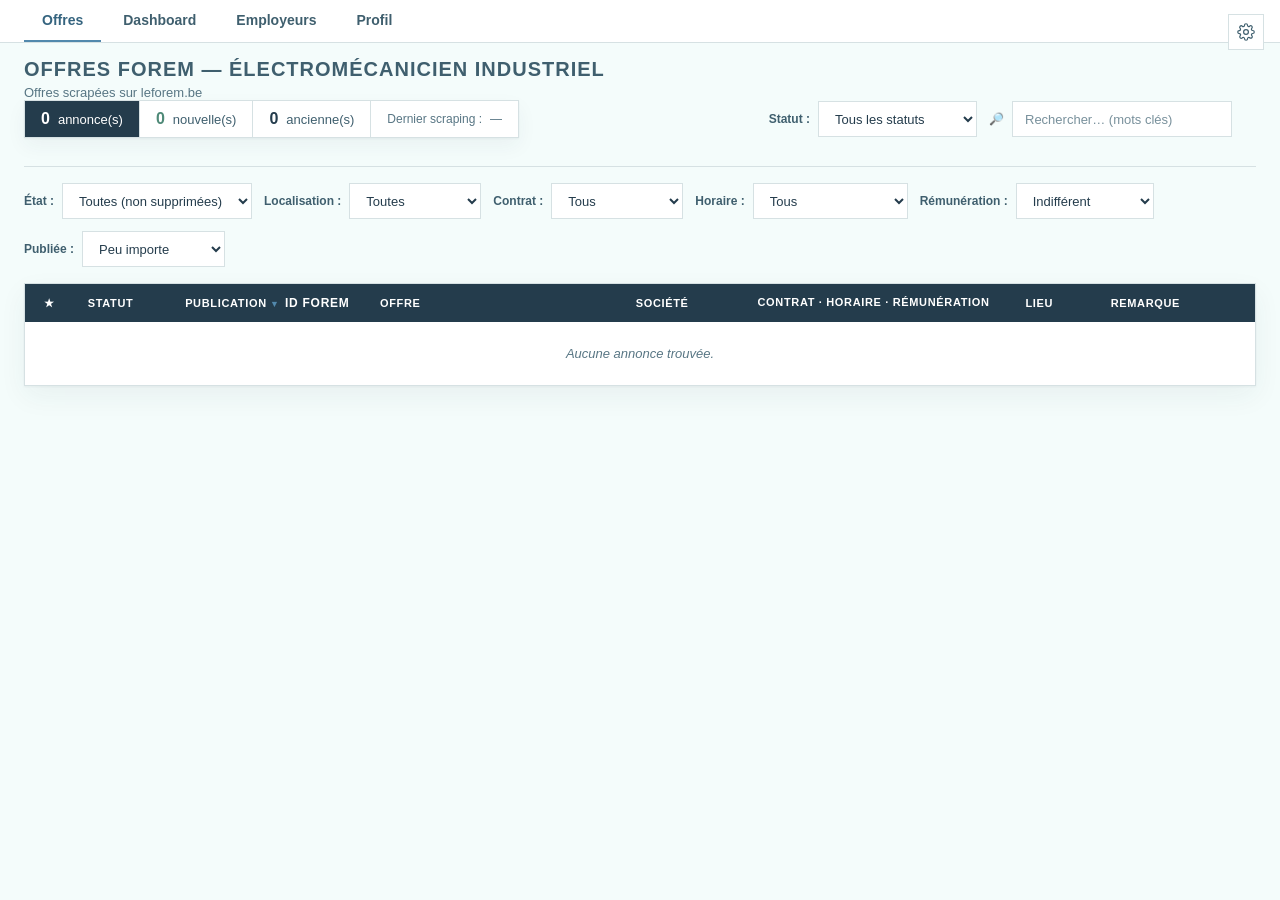
<file: index.html>
<!DOCTYPE html>
<html lang="fr">
<head>

<meta charset="UTF-8">
<meta name="viewport" content="width=device-width, initial-scale=1.0">
<title>Offres Forem — Électromécanicien industriel</title>

<link rel="stylesheet" href="css/theme.css?v=46">
<link rel="stylesheet" href="css/base.css?v=46">
<link rel="stylesheet" href="css/components.css?v=46">
<link rel="stylesheet" href="css/pages.css?v=46">
<link rel="stylesheet" href="css/widgets.css?v=46">

<script src="js/boot/theme-boot.js"></script>

</head>
<body>

<div id="navbar-placeholder"></div>

<header class="page-head">

    <div class="page-head-titles">

        <h1 class="page-title" id="mainTitle">Offres Forem — Électromécanicien industriel</h1>

        <p class="page-sub">
            Offres scrapées sur leforem.be
        </p>
    </div>

</header>

<!-- ============================================================
     TAB: CURRENT OFFERS
     ============================================================ -->

<section id="tab-current" class="tab-content">

    <div class="toolbar">

        <div class="stat-group" role="group" aria-label="Filtres par groupe">

            <button class="stat stat-filter active" type="button" data-filter="all"
                    title="Afficher toutes les annonces">
                <strong id="statTotal">0</strong> annonce(s)
            </button>

            <button class="stat stat-new stat-filter" type="button" data-filter="new"
                    title="Afficher seulement les nouvelles annonces">
                <strong id="statNew">0</strong> nouvelle(s)
            </button>

            <button class="stat stat-filter" type="button" data-filter="old"
                    title="Afficher seulement les anciennes annonces">
                <strong id="statOld">0</strong> ancienne(s)
            </button>

            <div class="stat stat-date">
                Dernier scraping&nbsp;: <span id="statDate">—</span>
            </div>

        </div>

        <div class="tools">

            <label class="filter" for="statusFilter">
                <span>Statut :</span>
                <select id="statusFilter">
                    <option value="">Tous les statuts</option>
                    <option value="unsorted">Non trié</option>
                    <option value="interesse">Intéressé</option>
                    <option value="pas_interesse">Pas intéressé</option>
                    <option value="postule">Postulé</option>
                    <option value="contacte">Contacté</option>
                    <option value="refuse">Refusé</option>
                    <option value="rdv">RDV prévu</option>
                    <option value="generique">Annonce générique</option>
                </select>
            </label>

            <label class="search" for="currentSearch">
                <span>🔎</span>
                <input type="search" id="currentSearch" placeholder="Rechercher… (mots clés)">
            </label>

            <span class="export-message" id="exportMessage"></span>
            <span class="export-message" id="trackingMessage"></span>

        </div>

        <div class="tools filters-advanced" id="advancedFilters">

            <label class="filter" for="stateFilter">
                <span>État :</span>
                <select id="stateFilter">
                    <option value="">Toutes (non supprimées)</option>
                    <option value="new">Nouvelles</option>
                    <option value="reappeared">De retour</option>
                    <option value="old">Anciennes</option>
                    <option value="deleted">Supprimées</option>
                </select>
            </label>

            <label class="filter" for="locationFilter">
                <span>Localisation :</span>
                <select id="locationFilter">
                    <option value="">Toutes</option>
                </select>
            </label>

            <label class="filter" for="contractFilter">
                <span>Contrat :</span>
                <select id="contractFilter">
                    <option value="">Tous</option>
                    <option value="cdi">CDI</option>
                    <option value="cdd">CDD</option>
                    <option value="interim">Intérim</option>
                    <option value="autre">Autre</option>
                </select>
            </label>

            <label class="filter" for="scheduleFilter">
                <span>Horaire :</span>
                <select id="scheduleFilter">
                    <option value="">Tous</option>
                    <option value="plein">Temps plein</option>
                    <option value="partiel">Temps partiel</option>
                    <option value="jour">De jour</option>
                    <option value="nuit">De nuit</option>
                    <option value="weekend">Week-end</option>
                    <option value="pauses">Pauses (2x8 / 3x8)</option>
                </select>
            </label>

            <label class="filter" for="salaryFilter">
                <span>Rémunération :</span>
                <select id="salaryFilter">
                    <option value="">Indifférent</option>
                    <option value="oui">Renseignée</option>
                    <option value="non">Non renseignée</option>
                </select>
            </label>

            <label class="filter" for="dateFilter">
                <span>Publiée :</span>
                <select id="dateFilter">
                    <option value="">Peu importe</option>
                    <option value="today">Aujourd'hui</option>
                    <option value="24h">Depuis 24h</option>
                    <option value="3j">3 derniers jours</option>
                    <option value="7j">7 derniers jours</option>
                    <option value="30j">30 derniers jours</option>
                </select>
            </label>

        </div>

    </div>

    <div class="tracked-alert-panel hidden" id="trackedAlertPanel" role="status">

        <div class="tracked-alert-head">
            <span class="tracked-alert-title">Suivi d'offres</span>
            <button type="button" class="tracked-alert-toggle hidden" id="trackedAlertToggleBtn"
                    aria-expanded="false">Voir plus</button>
            <button type="button" class="tracked-alert-dismiss" id="trackedAlertDismissBtn"
                    title="Masquer ces alertes pour cette session">Masquer</button>
        </div>

        <div class="tracked-alert-list" id="trackedAlertList"></div>

    </div>

    <div class="follow-up-panel hidden" id="followUpPanel">

        <div class="follow-up-head">
            <span class="follow-up-title">À relancer</span>
            <span class="follow-up-count" id="followUpCount">0</span>
            <button class="follow-up-all" type="button" id="followUpAllBtn"
                    title="Remettre le compteur à zéro pour toutes les annonces affichées">
                Tout marquer comme relancé
            </button>
        </div>

        <div class="follow-up-hint" id="followUpHint"></div>

        <div class="follow-up-list" id="followUpList"></div>

    </div>

    <div class="table-container">

        <table>

            <thead>
            <tr>
                <th class="col-star" title="Favori">★</th>
                <th class="col-status" data-sort="status">Statut</th>
                <th class="col-published" data-sort="published_on">Publication</th>
                <th class="col-forem-id" data-sort="number">ID Forem</th>
                <th class="col-offer" data-sort="offer_title">Offre</th>
                <th class="col-company" data-sort="company">Société</th>
                <th class="col-details" data-sort="contract_type">Contrat · Horaire · Rémunération</th>
                <th class="col-location" data-sort="location">Lieu</th>
                <th class="col-notes">Remarque</th>
            </tr>
            </thead>

            <tbody id="currentRows">
                <tr class="info-row">
                    <td colspan="9">Chargement des annonces...</td>
                </tr>
            </tbody>

        </table>

    </div>

</section>

<script type="module" src="js/pages/index.js"></script>

<div class="modal" id="staleModal" role="dialog" aria-modal="true" aria-labelledby="staleModalTitle">

    <div class="modal-backdrop"></div>

    <div class="modal-box">

        <div class="modal-header">
            <h2 id="staleModalTitle">Données potentiellement obsolètes</h2>
            <button class="modal-close" type="button" id="closeStaleBtn" aria-label="Fermer">✕</button>
        </div>

        <p class="modal-hint" id="staleHint">
            Dernière mise à jour : <strong id="staleAge">—</strong>.
            Pas d'inquiétude : la mise à jour arrivera incessamment sous peu,
            automatiquement.
        </p>

        <div class="modal-footer">
            <button class="btn-secondary" type="button" id="closeStaleFooterBtn">J'ai compris</button>
        </div>

    </div>

</div>

</body>
</html>
</file>
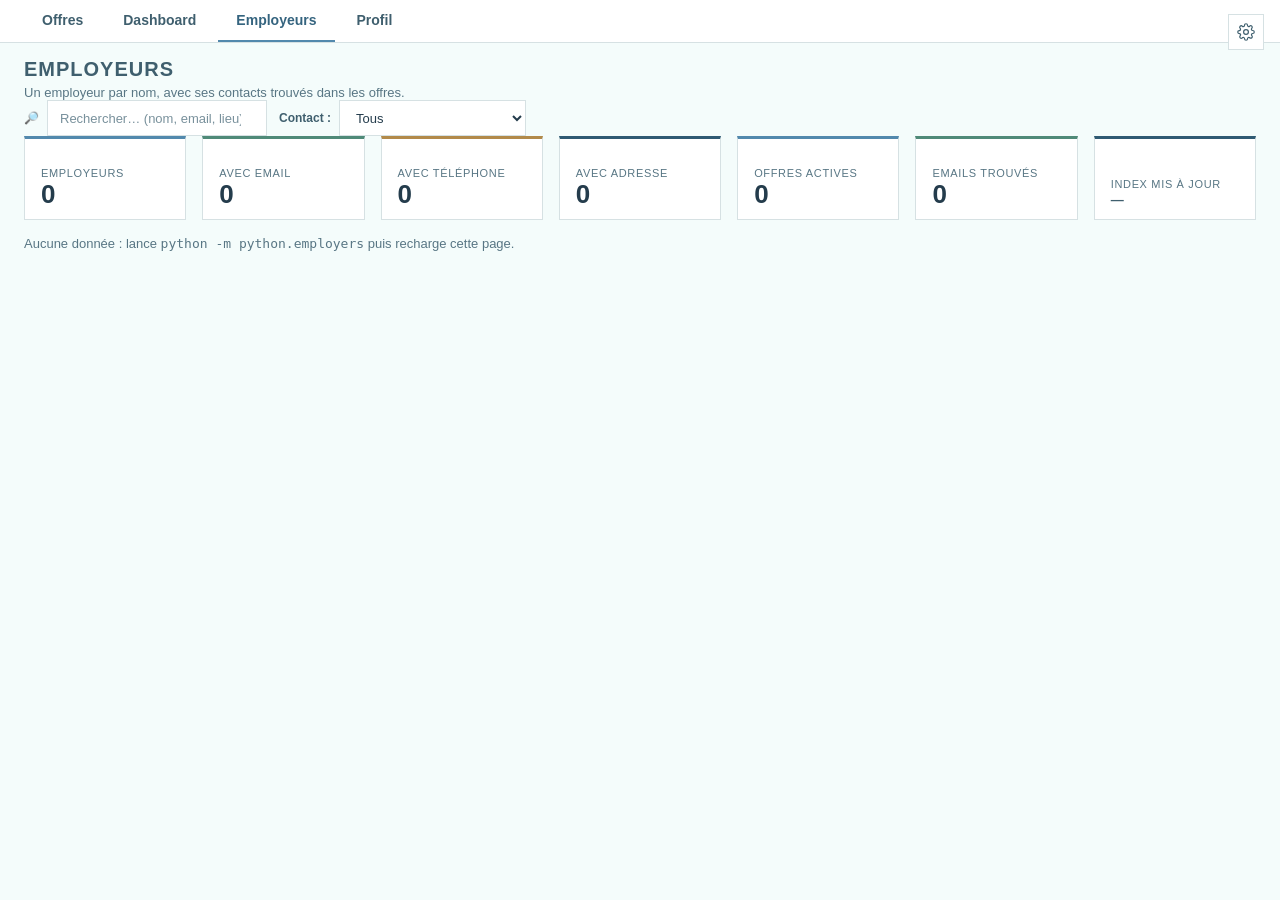
<file: companies.html>
<!DOCTYPE html>
<html lang="fr">
<head>

<meta charset="UTF-8">
<meta name="viewport" content="width=device-width, initial-scale=1.0">
<title>Employeurs — Suivi Forem</title>

<link rel="stylesheet" href="css/theme.css?v=46">
<link rel="stylesheet" href="css/base.css?v=46">
<link rel="stylesheet" href="css/components.css?v=46">
<link rel="stylesheet" href="css/pages.css?v=46">
<link rel="stylesheet" href="css/widgets.css?v=46">

<script src="js/boot/theme-boot.js"></script>

</head>
<body>

<div id="navbar-placeholder"></div>

<main class="dashboard">

    <header class="page-head">

        <div class="page-head-titles">

            <h1 class="page-title">Employeurs</h1>
            <p class="page-sub">
                Un employeur par nom, avec ses contacts trouvés dans les offres.
            </p>

        </div>

        <div class="page-head-tools">

            <label class="search" for="companySearch">
                <span>🔎</span>
                <input type="search" id="companySearch" placeholder="Rechercher… (nom, email, lieu)">
            </label>

            <label class="filter" for="companyContact">
                <span>Contact :</span>
                <select id="companyContact">
                    <option value="">Tous</option>
                    <option value="email">Avec email</option>
                    <option value="phone">Avec téléphone</option>
                    <option value="address">Avec adresse</option>
                    <option value="any">Au moins un contact</option>
                    <option value="all">Coordonnées complètes</option>
                    <option value="active">Offres en cours</option>
                </select>
            </label>

        </div>

    </header>

    <section class="dash-kpis" id="kpiRow" aria-label="Indicateurs clés"></section>

    <p class="dash-note" id="companiesNote"></p>

    <div class="table-container company-table-wrap" id="companiesTable">
        <table class="dash-table company-table">
            <thead>
            <tr>
                <th scope="col">Société</th>
                <th scope="col">Offres</th>
                <th scope="col">E-mails</th>
                <th scope="col">Contacts</th>
                <th scope="col">Détails</th>
            </tr>
            </thead>
            <tbody id="companyRows"></tbody>
        </table>
    </div>

    <p class="dash-empty hidden" id="companiesEmpty">
        Aucune donnée : lance <code>python -m python.employers</code> puis recharge cette page.
    </p>

</main>

<script type="module" src="js/pages/companies.js"></script>

</body>
</html>
</file>
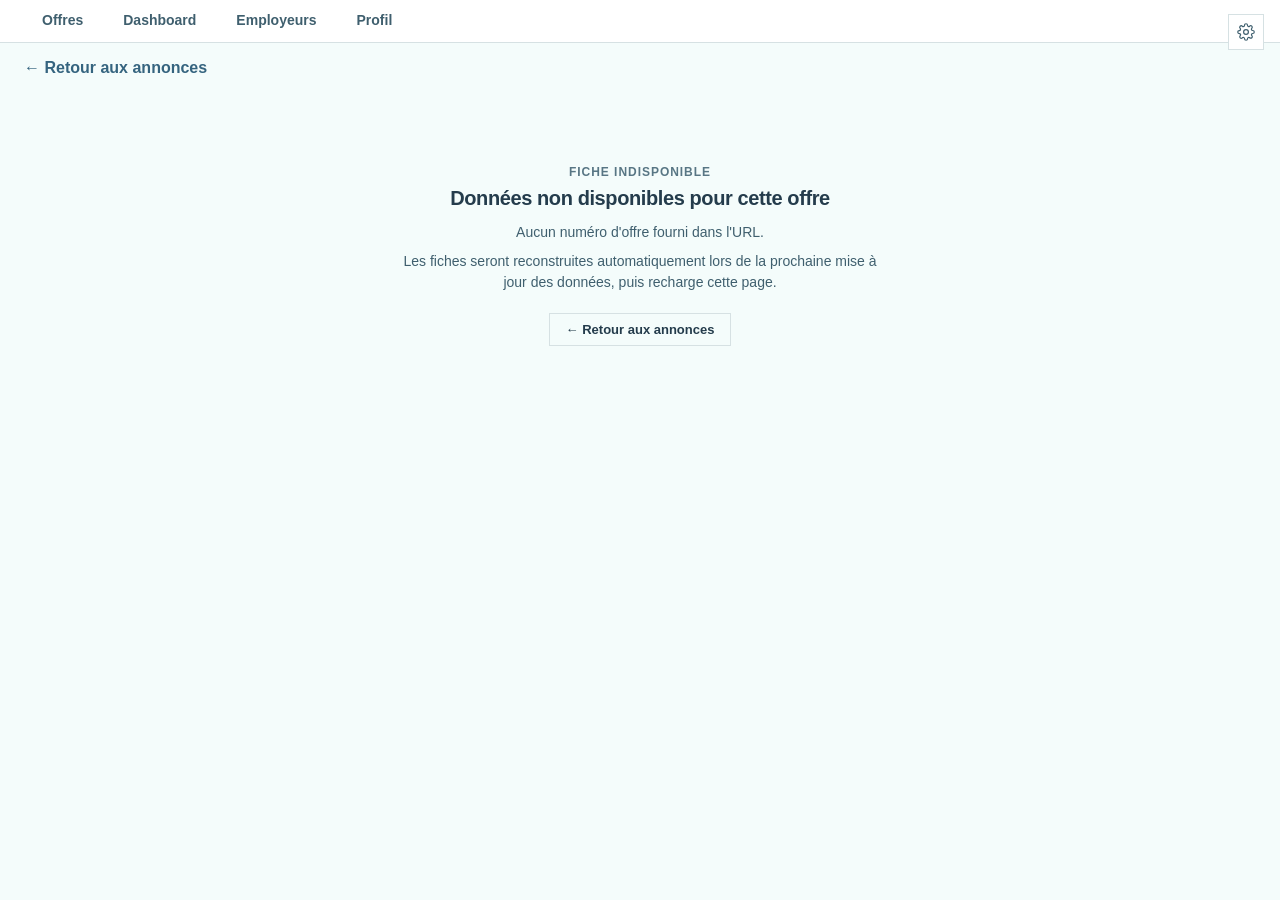
<file: detail.html>
<!DOCTYPE html>
<html lang="fr">
<head>

<meta charset="UTF-8">
<meta name="viewport" content="width=device-width, initial-scale=1.0">
<title>Détail de l'offre — Suivi Forem</title>

<link rel="stylesheet" href="css/theme.css?v=46">
<link rel="stylesheet" href="css/base.css?v=46">
<link rel="stylesheet" href="css/components.css?v=46">
<link rel="stylesheet" href="css/pages.css?v=46">
<link rel="stylesheet" href="css/widgets.css?v=46">

<script src="js/boot/theme-boot.js"></script>

</head>
<body>

<div id="navbar-placeholder"></div>

<main class="detail">

    <p class="detail-back">
        <a href="index.html">&larr; Retour aux annonces</a>
    </p>

    <div id="detailRoot" class="detail-root">
        <p class="empty-note">Chargement…</p>
    </div>

</main>

<script type="module" src="js/pages/detail.js"></script>

</body>
</html>
</file>
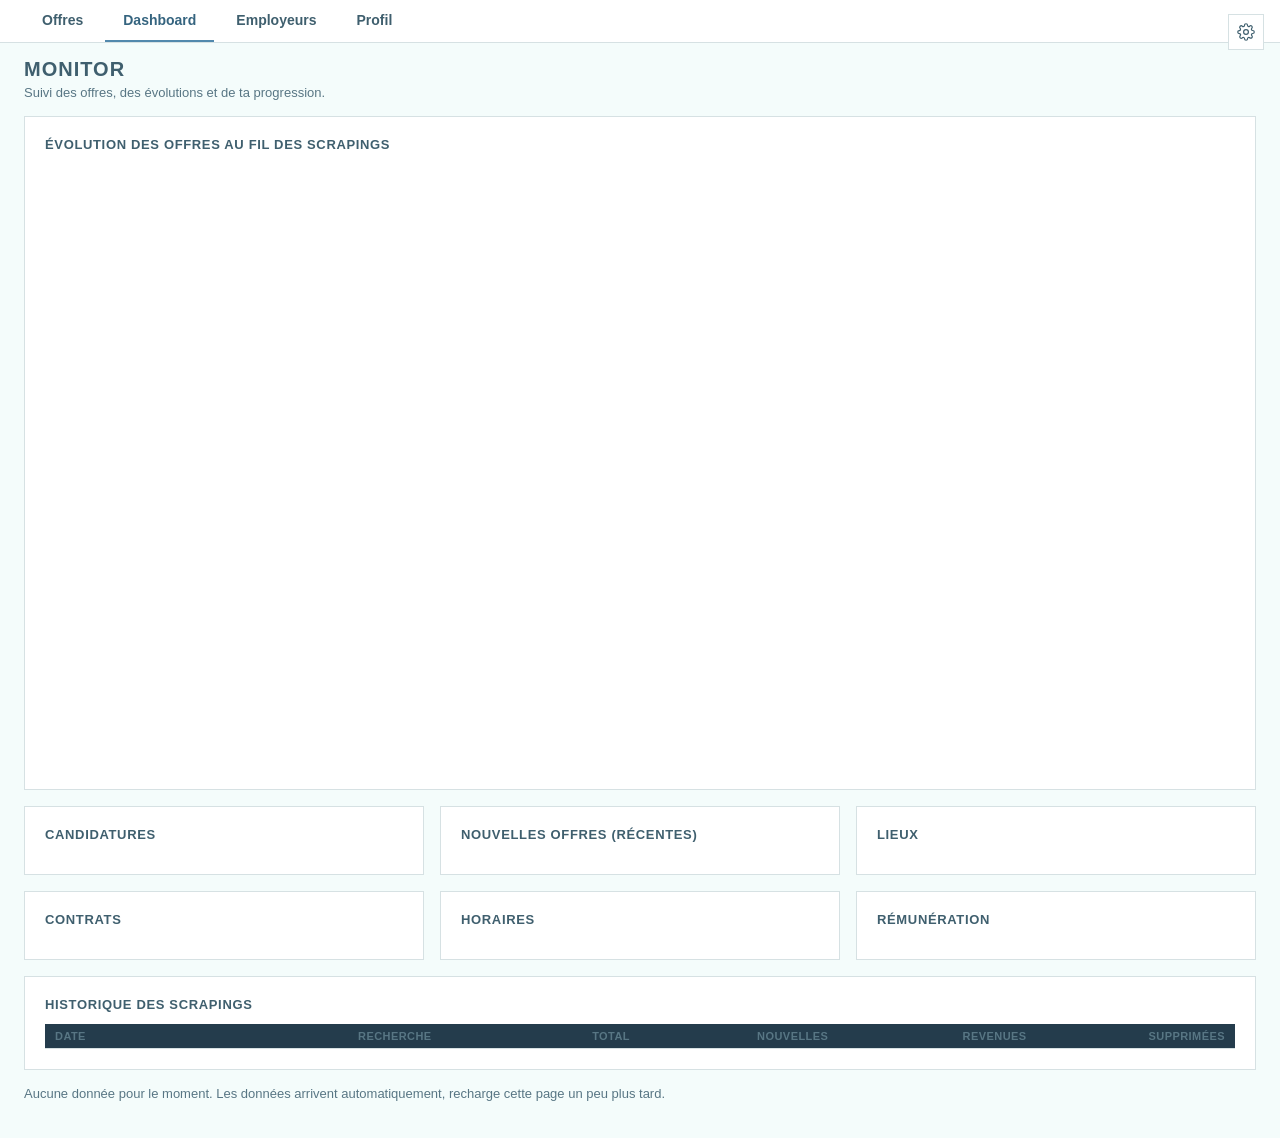
<file: insights.html>
<!DOCTYPE html>
<html lang="fr">
<head>

<meta charset="UTF-8">
<meta name="viewport" content="width=device-width, initial-scale=1.0">
<title>Dashboard — Suivi Forem</title>

<link rel="stylesheet" href="css/theme.css?v=46">
<link rel="stylesheet" href="css/base.css?v=46">
<link rel="stylesheet" href="css/components.css?v=46">
<link rel="stylesheet" href="css/pages.css?v=46">
<link rel="stylesheet" href="css/widgets.css?v=46">

<script src="js/boot/theme-boot.js"></script>

</head>
<body>

<div id="navbar-placeholder"></div>

<main class="dashboard">

    <header class="page-head">

        <div class="page-head-titles">

            <h1 class="page-title">Monitor</h1>
            <p class="page-sub">
                Suivi des offres, des évolutions et de ta progression.
            </p>

        </div>

</header>

    <section class="dash-kpis" id="kpiRow" aria-label="Indicateurs clés"></section>

    <div class="dash-grid">

        <section class="dash-card dash-card-wide" id="card-evolution" aria-labelledby="evolutionTitle">
            <h2 class="dash-card-title" id="evolutionTitle">Évolution des offres au fil des scrapings</h2>
            <canvas id="evolutionCanvas" class="dash-canvas" aria-label="Graphique d'évolution des offres"></canvas>
            <p class="dash-note" id="evolutionNote"></p>
        </section>

        <section class="dash-card" id="card-statuses" aria-labelledby="statusTitle">
            <h2 class="dash-card-title" id="statusTitle">Candidatures</h2>
            <div id="statusBars" class="dash-bars"></div>
        </section>

        <section class="dash-card" id="card-new" aria-labelledby="newTitle">
            <h2 class="dash-card-title" id="newTitle">Nouvelles offres (récentes)</h2>
            <ul id="newList" class="dash-list"></ul>
        </section>

        <section class="dash-card" id="card-lieux" aria-labelledby="lieuxTitle">
            <h2 class="dash-card-title" id="lieuxTitle">Lieux</h2>
            <div id="lieuxBars" class="dash-bars"></div>
        </section>

        <section class="dash-card" id="card-contrats" aria-labelledby="contratsTitle">
            <h2 class="dash-card-title" id="contratsTitle">Contrats</h2>
            <div id="contratsBars" class="dash-bars"></div>
        </section>

        <section class="dash-card" id="card-horaires" aria-labelledby="horairesTitle">
            <h2 class="dash-card-title" id="horairesTitle">Horaires</h2>
            <div id="horairesBars" class="dash-bars"></div>
        </section>

        <section class="dash-card" id="card-salaire" aria-labelledby="salaireTitle">
            <h2 class="dash-card-title" id="salaireTitle">Rémunération</h2>
            <div id="salaireStats" class="dash-bars"></div>
        </section>

        <section class="dash-card dash-card-wide" id="card-scrapes" aria-labelledby="scrapesTitle">
            <h2 class="dash-card-title" id="scrapesTitle">Historique des scrapings</h2>
            <div class="dash-table-wrap">
                <table class="dash-table">
                    <thead>
                    <tr>
                        <th>Date</th>
                        <th>Recherche</th>
                        <th>Total</th>
                        <th>Nouvelles</th>
                        <th>Revenues</th>
                        <th>Supprimées</th>
                    </tr>
                    </thead>
                    <tbody id="scrapesTable"></tbody>
                </table>
            </div>
        </section>

    </div>

    <p class="dash-empty hidden" id="dashEmpty">
        Aucune donnée pour le moment. Les données arrivent automatiquement,
        recharge cette page un peu plus tard.
    </p>

</main>

<script type="module" src="js/pages/insights.js"></script>

</body>
</html>
</file>
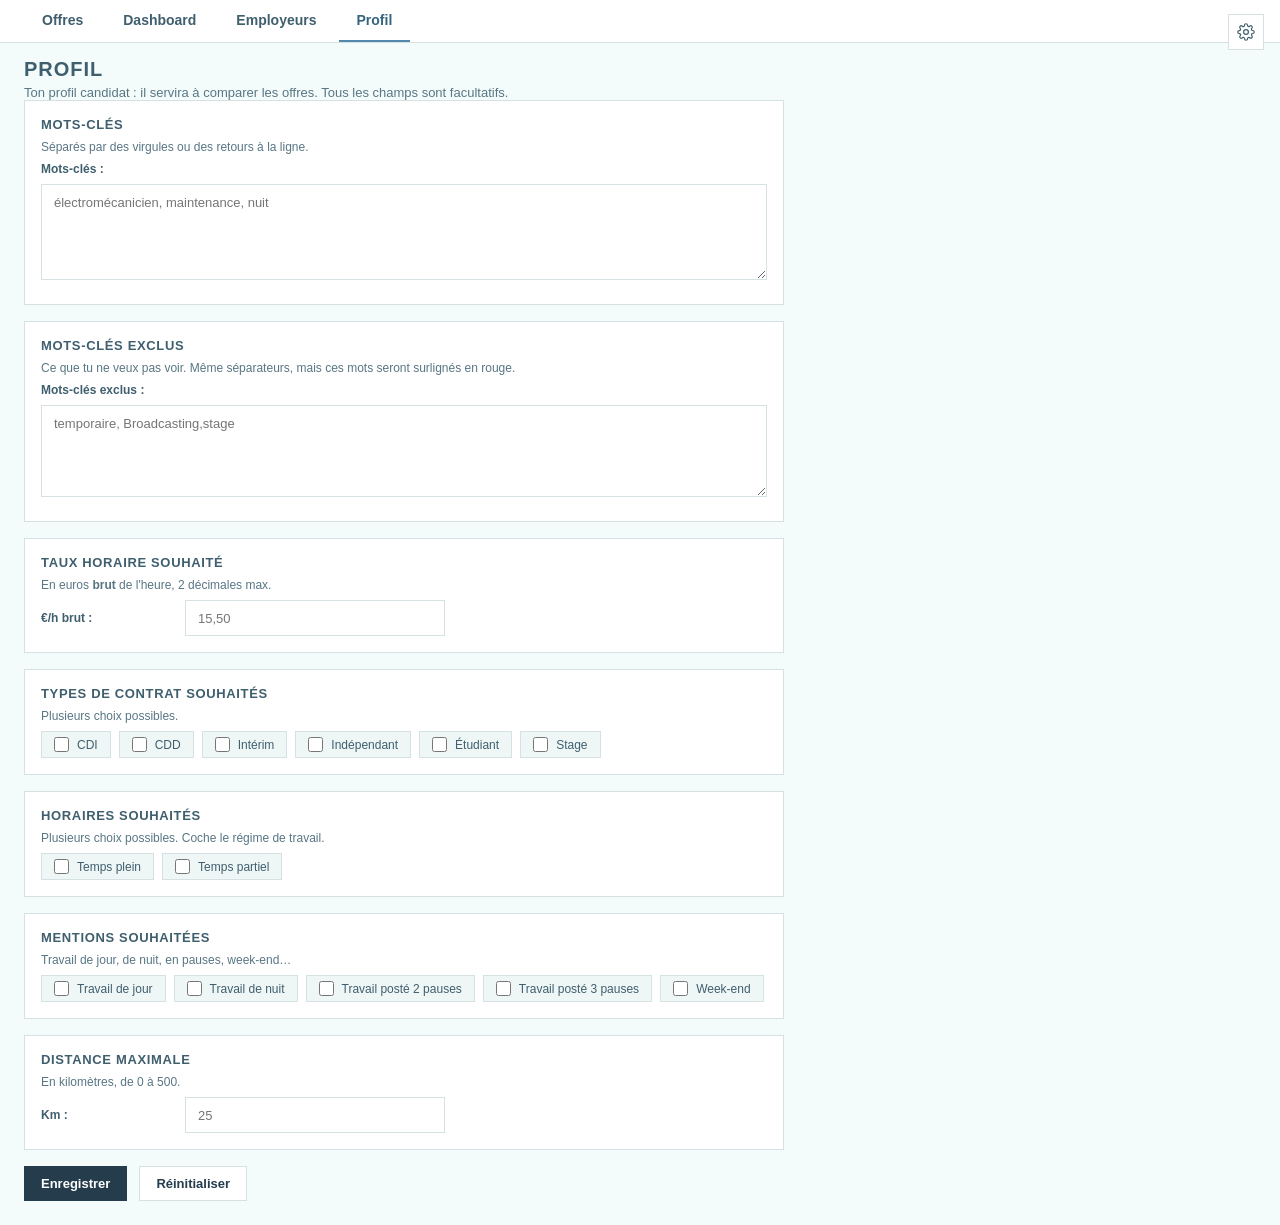
<file: profil.html>
<!DOCTYPE html>
<html lang="fr">
<head>

<meta charset="UTF-8">
<meta name="viewport" content="width=device-width, initial-scale=1.0">
<title>Profil — Suivi Forem</title>

<link rel="stylesheet" href="css/theme.css?v=46">
<link rel="stylesheet" href="css/base.css?v=46">
<link rel="stylesheet" href="css/components.css?v=46">
<link rel="stylesheet" href="css/pages.css?v=46">
<link rel="stylesheet" href="css/widgets.css?v=46">

<script src="js/boot/theme-boot.js"></script>

</head>
<body>

<div id="navbar-placeholder"></div>

<main class="dashboard">

    <header class="page-head">

        <div class="page-head-titles">

            <h1 class="page-title">Profil</h1>
            <p class="page-sub">
                Ton profil candidat : il servira à comparer les offres.
                Tous les champs sont facultatifs.
            </p>

        </div>

    </header>

    <form class="profile-form" id="profileForm" novalidate>

        <section class="profile-field">
            <h2 class="dash-card-title">Mots-clés</h2>
            <p class="dash-note">
                Séparés par des virgules ou des retours à la ligne.
            </p>
            <label class="filter" for="keywordsText">
                <span>Mots-clés :</span>
                <textarea id="keywordsText" name="keywordsText" rows="4"
                          placeholder="électromécanicien, maintenance, nuit"></textarea>
            </label>
            <p class="dash-note" id="keywordsPreview"></p>
            <p class="field-error" id="keywordsError" role="alert" hidden></p>
        </section>

        <section class="profile-field">
            <h2 class="dash-card-title">Mots-clés exclus</h2>
            <p class="dash-note">
                Ce que tu ne veux pas voir. Même séparateurs, mais ces mots
                seront surlignés en rouge.
            </p>
            <label class="filter" for="excludedText">
                <span>Mots-clés exclus :</span>
                <textarea id="excludedText" name="excludedText" rows="3"
                          placeholder="temporaire, Broadcasting,stage"></textarea>
            </label>
            <p class="dash-note" id="excludedPreview"></p>
            <p class="field-error" id="excludedTextError" role="alert" hidden></p>
        </section>

        <section class="profile-field">
            <h2 class="dash-card-title">Taux horaire souhaité</h2>
            <p class="dash-note">En euros <strong>brut</strong> de l'heure, 2 décimales max.</p>
            <label class="filter" for="hourlyRate">
                <span>€/h brut :</span>
                <input type="text" id="hourlyRate" name="hourlyRate"
                       inputmode="decimal" placeholder="15,50">
            </label>
            <p class="field-error" id="hourlyRateError" role="alert" hidden></p>
        </section>

        <section class="profile-field">
            <h2 class="dash-card-title">Types de contrat souhaités</h2>
            <p class="dash-note">Plusieurs choix possibles.</p>
            <div class="contract-list" id="contractTypes" role="group"
                 aria-label="Types de contrat souhaités"></div>
            <p class="field-error" id="contractTypesError" role="alert" hidden></p>
        </section>

        <section class="profile-field">
            <h2 class="dash-card-title">Horaires souhaités</h2>
            <p class="dash-note">
                Plusieurs choix possibles. Coche le régime de travail.
            </p>
            <div class="contract-list" id="scheduleTypes" role="group"
                 aria-label="Horaires souhaités"></div>
            <p class="field-error" id="scheduleTypesError" role="alert" hidden></p>
        </section>

        <section class="profile-field">
            <h2 class="dash-card-title">Mentions souhaitées</h2>
            <p class="dash-note">
                Travail de jour, de nuit, en pauses, week-end…
            </p>
            <div class="contract-list" id="mentionTypes" role="group"
                 aria-label="Mentions souhaitées"></div>
            <p class="field-error" id="mentionTypesError" role="alert" hidden></p>
        </section>

        <section class="profile-field">
            <h2 class="dash-card-title">Distance maximale</h2>
            <p class="dash-note">En kilomètres, de 0 à 500.</p>
            <label class="filter" for="maxDistanceKm">
                <span>Km :</span>
                <input type="text" id="maxDistanceKm" name="maxDistanceKm"
                       inputmode="numeric" placeholder="25">
            </label>
            <p class="field-error" id="maxDistanceKmError" role="alert" hidden></p>
        </section>

        <div class="profile-actions">
            <button type="submit" class="btn-primary" id="saveProfileBtn">
                Enregistrer
            </button>
            <button type="button" class="btn-secondary" id="resetProfileBtn">
                Réinitialiser
            </button>
            <span class="profile-message" id="profileMessage" role="status"></span>
        </div>

    </form>

</main>

<script type="module" src="js/pages/profil.js"></script>

</body>
</html>
</file>
<file: css/theme.css>
/* ============================================================
   THÈME — PALETTE (source de vérité)
   ============================================================ */

:root {
    /* Palette */
    --color-primary: #5289AD;
    --color-primary-dark: #243C4C;
    --color-bg: #F4FCFB;
    --color-surface: #FFFFFF;
    --color-text: #243C4C;
    --color-border: #D6E1E3;
    --color-success: #4F8A78;
    --color-warning: #B28A4A;
    --color-danger: #A85C63;

    /* Design tokens — one scale for the whole app */
    --space-1: 4px;
    --space-2: 8px;
    --space-3: 12px;
    --space-4: 16px;
    --space-5: 20px;
    --space-6: 24px;
    --control-h: 36px;
    --content-max: 1400px;
    --font-xs: 11px;
    --font-sm: 12px;
    --font-md: 13px;
    --font-base: 14px;
    --font-lg: 16px;

    /* Rôles — thème clair (défaut) */
    --bg-page: var(--color-bg);
    --bg-surface: var(--color-surface);
    --bg-surface-soft: #EFF6F6;
    --text-primary: var(--color-text);
    --text-secondary: #3F5F6E;
    --text-muted: #587684;
    --border: var(--color-border);

    /* Accent : bleu pour les accents, marine pour structurer */
    --accent: var(--color-primary);
    --accent-strong: #2F5A73;
    --accent-fill: var(--color-primary-dark);
    --accent-fill-hover: #1B2E3A;
    --accent-text: #FFFFFF;
    --link: #35647F;
    --link-hover: #294E63;

    --success: var(--color-success);
    --warning: var(--color-warning);
    --danger: var(--color-danger);

    /* États : aplats et teintes dérivés de la palette */
    --success-bg: #E9F2EF;
    --success-text: #33604F;
    --success-border: #C6DED5;
    --warning-bg: #F7F1E6;
    --warning-text: #77581F;
    --warning-border: #E4D4B2;
    --danger-bg: #F8ECEE;
    --danger-text: #7E3B41;
    --danger-border: #E5C9CD;
    --info-bg: #E9F1F5;
    --info-text: #2F5A73;
    --info-border: #C6D8E2;
    --neutral-bg: #EFF4F5;
    --neutral-text: #4A6B79;

    --shadow-card: 0 1px 2px rgba(36, 60, 76, 0.05), 0 8px 20px rgba(36, 60, 76, 0.05);
    --shadow-table: 0 1px 2px rgba(36, 60, 76, 0.05), 0 10px 26px rgba(36, 60, 76, 0.06);
    --shadow-modal: 0 12px 32px rgba(36, 60, 76, 0.18);
    --backdrop: rgba(36, 60, 76, 0.45);
    --row-hover: #EDF5F6;
    --row-clicked: #DDEBF0;
    --separation-bg: #E7F0F2;
    --separation-text: var(--color-text);
    --desc-toggle: #587684;
    --star-color: var(--color-warning);
    --focus-ring: rgba(82, 137, 173, 0.28);
    --scrollbar-thumb: #C3D3D6;
    --alert-gone-bg: var(--danger-bg);
    --alert-gone-text: var(--danger-text);
    --alert-gone-border: var(--danger-border);
    --alert-back-bg: var(--success-bg);
    --alert-back-text: var(--success-text);
    --alert-back-border: var(--success-border);
}

/* ============================================================
   THÈME SOMBRE (data-theme="dark")
   ============================================================ */

:root[data-theme="dark"] {
    --bg-page: #16242E;
    --bg-surface: var(--color-primary-dark);
    --bg-surface-soft: #1D313E;
    --text-primary: #E9F1F3;
    --text-secondary: #C2D3DA;
    --text-muted: #9DB3BC;
    --border: #34505F;

    --accent: #7FB0CB;
    --accent-strong: #A6CBE0;
    --accent-fill: #2E4A5B;
    --accent-fill-hover: #3A5C70;
    --accent-text: #FFFFFF;
    --link: #8FBDD6;
    --link-hover: #B5D6E8;

    --success: #6FB39C;
    --warning: #D2A863;
    --danger: #D08A90;

    --success-bg: #20362F;
    --success-text: #9CC7B8;
    --success-border: #2F4A41;
    --warning-bg: #352D1F;
    --warning-text: #DCBE8A;
    --warning-border: #4C4130;
    --danger-bg: #382529;
    --danger-text: #DCA6AB;
    --danger-border: #52363C;
    --info-bg: #233A48;
    --info-text: #A9CBE0;
    --info-border: #33505F;
    --neutral-bg: #2A3F4C;
    --neutral-text: #B6C8D1;

    --shadow-card: 0 1px 2px rgba(0, 0, 0, 0.25), 0 8px 20px rgba(0, 0, 0, 0.22);
    --shadow-table: 0 1px 2px rgba(0, 0, 0, 0.25), 0 10px 26px rgba(0, 0, 0, 0.26);
    --shadow-modal: 0 12px 32px rgba(0, 0, 0, 0.45);
    --backdrop: rgba(8, 16, 22, 0.6);
    --row-hover: #2C4553;
    --row-clicked: #34525F;
    --separation-bg: #29414F;
    --separation-text: var(--text-primary);
    --desc-toggle: #9DB3BC;
    --star-color: #D2A863;
    --focus-ring: rgba(127, 176, 203, 0.35);
    --scrollbar-thumb: #44606F;
}

/* ============================================================
   THEME MONOCHROMATIC MINIMALISM (data-theme="mono")
   ============================================================ */

:root[data-theme="mono"] {
    --bg-page: #121212;
    --bg-surface: #1A1A1A;
    --bg-surface-soft: #222222;
    --text-primary: #E0E0E0;
    --text-secondary: #B0B0B0;
    --text-muted: #888888;
    --border: #444444;

    --accent: #888888;
    --accent-strong: #AAAAAA;
    --accent-fill: #333333;
    --accent-fill-hover: #444444;
    --accent-text: #FFFFFF;
    --link: #888888;
    --link-hover: #AAAAAA;

    --success: #888888;
    --warning: #888888;
    --danger: #888888;

    --success-bg: #1E1E1E;
    --success-text: #B0B0B0;
    --success-border: #3A3A3A;
    --warning-bg: #1E1E1E;
    --warning-text: #B0B0B0;
    --warning-border: #3A3A3A;
    --danger-bg: #1E1E1E;
    --danger-text: #B0B0B0;
    --danger-border: #3A3A3A;
    --info-bg: #1E1E1E;
    --info-text: #B0B0B0;
    --info-border: #3A3A3A;
    --neutral-bg: #1E1E1E;
    --neutral-text: #B0B0B0;

    --shadow-card: 0 1px 2px rgba(0, 0, 0, 0.25), 0 8px 20px rgba(0, 0, 0, 0.22);
    --shadow-table: 0 1px 2px rgba(0, 0, 0, 0.25), 0 10px 26px rgba(0, 0, 0, 0.26);
    --shadow-modal: 0 12px 32px rgba(0, 0, 0, 0.45);
    --backdrop: rgba(0, 0, 0, 0.6);
    --row-hover: #1E1E1E;
    --row-clicked: #262626;
    --separation-bg: #1E1E1E;
    --separation-text: var(--text-primary);
    --desc-toggle: #888888;
    --star-color: #888888;
    --focus-ring: rgba(136, 136, 136, 0.35);
    --scrollbar-thumb: #444444;
}

/* ============================================================
   THEME NEON (data-theme="neon")
   ============================================================ */

:root[data-theme="neon"] {
    --bg-page: #0D0D0D;
    --bg-surface: #141414;
    --bg-surface-soft: #1A1A1A;
    --text-primary: #FFFFFF;
    --text-secondary: #E0E0E0;
    --text-muted: #B0B0B0;
    --border: #333333;

    --accent: #00FF85;
    --accent-strong: #1E90FF;
    --accent-fill: #00FF85;
    --accent-fill-hover: #FF0099;
    --accent-text: #0D0D0D;
    --link: #00FF85;
    --link-hover: #1E90FF;

    --success: #00FF85;
    --warning: #1E90FF;
    --danger: #FF0099;

    --success-bg: #0A1F14;
    --success-text: #00FF85;
    --success-border: #1A3D2A;
    --warning-bg: #0A1626;
    --warning-text: #1E90FF;
    --warning-border: #1A2A3D;
    --danger-bg: #260A1A;
    --danger-text: #FF0099;
    --danger-border: #3D1A2A;
    --info-bg: #0A1626;
    --info-text: #1E90FF;
    --info-border: #1A2A3D;
    --neutral-bg: #141414;
    --neutral-text: #E0E0E0;

    --shadow-card: 0 1px 2px rgba(0, 0, 0, 0.25), 0 8px 20px rgba(0, 255, 133, 0.08);
    --shadow-table: 0 1px 2px rgba(0, 0, 0, 0.25), 0 10px 26px rgba(0, 255, 133, 0.1);
    --shadow-modal: 0 12px 32px rgba(0, 0, 0, 0.45);
    --backdrop: rgba(0, 0, 0, 0.6);
    --row-hover: #141414;
    --row-clicked: #1A1A1A;
    --separation-bg: #141414;
    --separation-text: var(--text-primary);
    --desc-toggle: #B0B0B0;
    --star-color: #00FF85;
    --focus-ring: rgba(0, 255, 133, 0.35);
    --scrollbar-thumb: #333333;
}

/* ============================================================
   THEME WARM (data-theme="warm")
   ============================================================ */

:root[data-theme="warm"] {
    --bg-page: #1C1C1C;
    --bg-surface: #242424;
    --bg-surface-soft: #2A2A2A;
    --text-primary: #F5E8D8;
    --text-secondary: #D4C4B0;
    --text-muted: #A89880;
    --border: #3A3A3A;

    --accent: #FF6F61;
    --accent-strong: #DAA520;
    --accent-fill: #FF6F61;
    --accent-fill-hover: #FF4500;
    --accent-text: #1C1C1C;
    --link: #FF6F61;
    --link-hover: #DAA520;

    --success: #DAA520;
    --warning: #FF6F61;
    --danger: #FF4500;

    --success-bg: #2A2214;
    --success-text: #DAA520;
    --success-border: #3D301A;
    --warning-bg: #2A1A14;
    --warning-text: #FF6F61;
    --warning-border: #3D2A1A;
    --danger-bg: #2A1410;
    --danger-text: #FF4500;
    --danger-border: #3D2018;
    --info-bg: #2A2214;
    --info-text: #DAA520;
    --info-border: #3D301A;
    --neutral-bg: #242424;
    --neutral-text: #D4C4B0;

    --shadow-card: 0 1px 2px rgba(0, 0, 0, 0.25), 0 8px 20px rgba(255, 111, 97, 0.08);
    --shadow-table: 0 1px 2px rgba(0, 0, 0, 0.25), 0 10px 26px rgba(255, 111, 97, 0.1);
    --shadow-modal: 0 12px 32px rgba(0, 0, 0, 0.45);
    --backdrop: rgba(0, 0, 0, 0.6);
    --row-hover: #242424;
    --row-clicked: #2E2E2E;
    --separation-bg: #242424;
    --separation-text: var(--text-primary);
    --desc-toggle: #A89880;
    --star-color: #DAA520;
    --focus-ring: rgba(255, 111, 97, 0.35);
    --scrollbar-thumb: #3A3A3A;
}

/* ============================================================
   THEME PASTEL (data-theme="pastel")
   ============================================================ */

:root[data-theme="pastel"] {
    --bg-page: #2C2C2C;
    --bg-surface: #363636;
    --bg-surface-soft: #3C3C3C;
    --text-primary: #E4E4E4;
    --text-secondary: #C8C8C8;
    --text-muted: #A0A0A0;
    --border: #4A4A4A;

    --accent: #A8DADC;
    --accent-strong: #FFC1CC;
    --accent-fill: #B39CD0;
    --accent-fill-hover: #A088C0;
    --accent-text: #2C2C2C;
    --link: #A8DADC;
    --link-hover: #FFC1CC;

    --success: #A8DADC;
    --warning: #FFC1CC;
    --danger: #B39CD0;

    --success-bg: #1E2A2A;
    --success-text: #A8DADC;
    --success-border: #2A3D3D;
    --warning-bg: #2A1E24;
    --warning-text: #FFC1CC;
    --warning-border: #3D2A30;
    --danger-bg: #241E2A;
    --danger-text: #B39CD0;
    --danger-border: #302A3D;
    --info-bg: #1E2A2A;
    --info-text: #A8DADC;
    --info-border: #2A3D3D;
    --neutral-bg: #363636;
    --neutral-text: #C8C8C8;

    --shadow-card: 0 1px 2px rgba(0, 0, 0, 0.25), 0 8px 20px rgba(168, 218, 220, 0.08);
    --shadow-table: 0 1px 2px rgba(0, 0, 0, 0.25), 0 10px 26px rgba(168, 218, 220, 0.1);
    --shadow-modal: 0 12px 32px rgba(0, 0, 0, 0.45);
    --backdrop: rgba(0, 0, 0, 0.6);
    --row-hover: #363636;
    --row-clicked: #404040;
    --separation-bg: #363636;
    --separation-text: var(--text-primary);
    --desc-toggle: #A0A0A0;
    --star-color: #FFC1CC;
    --focus-ring: rgba(168, 218, 220, 0.35);
    --scrollbar-thumb: #4A4A4A;
}

/* ============================================================
   THEME JEWEL (data-theme="jewel")
   ============================================================ */

:root[data-theme="jewel"] {
    --bg-page: #1A1A1A;
    --bg-surface: #222222;
    --bg-surface-soft: #282828;
    --text-primary: #F0F0F0;
    --text-secondary: #D0D0D0;
    --text-muted: #A0A0A0;
    --border: #3A3A3A;

    --accent: #004D61;
    --accent-strong: #822659;
    --accent-fill: #3E5641;
    --accent-fill-hover: #4A6850;
    --accent-text: #F0F0F0;
    --link: #004D61;
    --link-hover: #822659;

    --success: #3E5641;
    --warning: #822659;
    --danger: #822659;

    --success-bg: #141F18;
    --success-text: #3E5641;
    --success-border: #1F2E24;
    --warning-bg: #1F141A;
    --warning-text: #822659;
    --warning-border: #2E1F26;
    --danger-bg: #1F141A;
    --danger-text: #822659;
    --danger-border: #2E1F26;
    --info-bg: #141F18;
    --info-text: #3E5641;
    --info-border: #1F2E24;
    --neutral-bg: #222222;
    --neutral-text: #D0D0D0;

    --shadow-card: 0 1px 2px rgba(0, 0, 0, 0.25), 0 8px 20px rgba(0, 77, 97, 0.08);
    --shadow-table: 0 1px 2px rgba(0, 0, 0, 0.25), 0 10px 26px rgba(0, 77, 97, 0.1);
    --shadow-modal: 0 12px 32px rgba(0, 0, 0, 0.45);
    --backdrop: rgba(0, 0, 0, 0.6);
    --row-hover: #222222;
    --row-clicked: #2A2A2A;
    --separation-bg: #222222;
    --separation-text: var(--text-primary);
    --desc-toggle: #A0A0A0;
    --star-color: #DAA520;
    --focus-ring: rgba(0, 77, 97, 0.35);
    --scrollbar-thumb: #3A3A3A;
}

/* ============================================================
   THEME VIBRANCY (data-theme="vibrancy")
   ============================================================ */

:root[data-theme="vibrancy"] {
    --bg-page: #181818;
    --bg-surface: #202020;
    --bg-surface-soft: #262626;
    --text-primary: #F7F7F7;
    --text-secondary: #D8D8D8;
    --text-muted: #A8A8A8;
    --border: #383838;

    --accent: #FF5722;
    --accent-strong: #673AB7;
    --accent-fill: #FF5722;
    --accent-fill-hover: #FFEB3B;
    --accent-text: #181818;
    --link: #FF5722;
    --link-hover: #673AB7;

    --success: #FF5722;
    --warning: #FFEB3B;
    --danger: #673AB7;

    --success-bg: #261410;
    --success-text: #FF5722;
    --success-border: #3D2018;
    --warning-bg: #262210;
    --warning-text: #FFEB3B;
    --warning-border: #3D3818;
    --danger-bg: #1A1026;
    --danger-text: #673AB7;
    --danger-border: #26183D;
    --info-bg: #261410;
    --info-text: #FF5722;
    --info-border: #3D2018;
    --neutral-bg: #202020;
    --neutral-text: #D8D8D8;

    --shadow-card: 0 1px 2px rgba(0, 0, 0, 0.25), 0 8px 20px rgba(255, 87, 34, 0.08);
    --shadow-table: 0 1px 2px rgba(0, 0, 0, 0.25), 0 10px 26px rgba(255, 87, 34, 0.1);
    --shadow-modal: 0 12px 32px rgba(0, 0, 0, 0.45);
    --backdrop: rgba(0, 0, 0, 0.6);
    --row-hover: #202020;
    --row-clicked: #282828;
    --separation-bg: #202020;
    --separation-text: var(--text-primary);
    --desc-toggle: #A8A8A8;
    --star-color: #FFEB3B;
    --focus-ring: rgba(255, 87, 34, 0.35);
    --scrollbar-thumb: #383838;
}


/* ============================================================
</file>
<file: css/base.css>
LAYOUT PARTAGÉ (index / dashboard / fiche)
   ============================================================ */

.page-head,
.page-bar,
.tab-content,
.dashboard,
.detail {
    max-width: var(--content-max);
    margin: 0 auto;
}

/* ============================================================
   GLOBAL
   ============================================================ */

* {
    box-sizing: border-box;
}

html,
body {
    margin: 0;
    padding: 0;
    width: 100%;
}

body {
    font-family:
        -apple-system,
        BlinkMacSystemFont,
        "Segoe UI",
        Roboto,
        Arial,
        sans-serif;
    background: var(--bg-page);
    color: var(--text-primary);
    padding: 24px;
    overflow-x: hidden;
    transition: background-color 0.3s ease, color 0.3s ease;
}

/* ============================================================
</file>
<file: css/components.css>
SHARED COMPONENTS (design system commun aux trois pages)
   ============================================================ */

.card {
    background: var(--bg-surface);
    border: 1px solid var(--border);
    padding: var(--space-5);
    box-shadow: var(--shadow-card);
}

.card-title {
    font-size: var(--font-lg);
    font-weight: 700;
    color: var(--text-primary);
    margin: 0 0 var(--space-3);
}

.btn {
    display: inline-flex;
    align-items: center;
    justify-content: center;
    gap: 6px;
    padding: var(--space-2) var(--space-4);
    font-size: var(--font-md);
    font-weight: 600;
    text-decoration: none;
    white-space: nowrap;
    cursor: pointer;
    border: 1px solid transparent;
    transition: background-color 0.15s ease, color 0.15s ease,
        border-color 0.15s ease, box-shadow 0.15s ease;
}

.btn-primary {
    background: var(--accent-fill);
    border-color: var(--accent-fill);
    color: var(--accent-text);
}

.btn-primary:hover {
    background: var(--accent-fill-hover);
    border-color: var(--accent-fill-hover);
}

.btn-danger {
    background: var(--danger);
    border-color: var(--danger);
    color: var(--accent-text);
}

.btn-danger:hover {
    background: var(--danger-bg);
    border-color: var(--danger-border);
    color: var(--danger-text);
}

.btn-outline {
    background: transparent;
    border-color: var(--border);
    color: var(--text-primary);
}

.btn-outline:hover {
    background: var(--row-hover);
    border-color: var(--text-primary);
}

.chip {
    display: inline-block;
    padding: 3px 12px;
    background: var(--bg-surface-soft);
    border: 1px solid var(--border);
    color: var(--text-secondary);
    font-size: var(--font-sm);
    font-weight: 600;
    white-space: nowrap;
}

.chip-accent {
    background: var(--info-bg);
    border-color: var(--info-border);
    color: var(--info-text);
}

.chip-info {
    background: var(--neutral-bg);
    border-color: var(--border);
    color: var(--neutral-text);
}

.chip-warn {
    background: var(--warning-bg);
    border-color: var(--warning-border);
    color: var(--warning-text);
}

.field {
    display: flex;
    flex-direction: column;
    gap: 6px;
    margin-top: var(--space-3);
}

.field-label {
    font-size: var(--font-sm);
    font-weight: 700;
    text-transform: uppercase;
    letter-spacing: 0.04em;
    color: var(--text-secondary);
}

.field select,
.remark-textarea {
    width: 100%;
    padding: var(--space-2) var(--space-3);
    border: 1px solid var(--border);
    background: var(--bg-surface);
    color: var(--text-primary);
    font-size: var(--font-md);
    font-family: inherit;
    transition: border-color 0.15s ease, box-shadow 0.15s ease;
}

.field select:focus,
.remark-textarea:focus {
    outline: none;
    border-color: var(--accent);
    box-shadow: 0 0 0 3px var(--focus-ring);
}

.remark-textarea {
    resize: vertical;
    min-height: 72px;
}

.detail-link {
    color: var(--link);
    text-decoration: none;
}

.detail-link:hover {
    color: var(--link-hover);
    text-decoration: underline;
}

.empty-note {
    color: var(--text-secondary);
    font-size: var(--font-base);
}

.empty-card {
    max-width: 560px;
    margin: 48px auto;
    text-align: center;
    padding: 40px 32px;
}

.empty-kicker {
    margin: 0 0 8px;
    font-size: var(--font-sm);
    font-weight: 700;
    text-transform: uppercase;
    letter-spacing: 0.08em;
    color: var(--text-muted);
}

.empty-title {
    margin: 0 0 12px;
    font-size: 20px;
    font-weight: 800;
    color: var(--text-primary);
}

.empty-text {
    margin: 8px 0;
    color: var(--text-secondary);
    font-size: var(--font-base);
    line-height: 1.5;
}

.empty-actions {
    display: flex;
    justify-content: center;
    gap: var(--space-3);
    flex-wrap: wrap;
    margin-top: var(--space-5);
}

.rich-html {
    font-size: var(--font-base);
    line-height: 1.6;
    color: var(--text-primary);
}

.rich-html h1,
.rich-html h2,
.rich-html h3,
.rich-html h4 {
    margin: 16px 0 8px;
    font-weight: 700;
}

.rich-html p {
    margin: 8px 0;
}

.rich-html ul,
.rich-html ol {
    margin: 8px 0;
    padding-left: 22px;
}

.rich-html li {
    margin: 4px 0;
}

.rich-html a {
    color: var(--link);
}

.rich-html strong {
    font-weight: 700;
}

/* ============================================================
   PAGE NAVIGATION (Offres / Insights)
   ============================================================ */

.page-nav {
    background: var(--bg-surface);
    border-bottom: 1px solid var(--border);
    margin: calc(var(--space-6) * -1) calc(var(--space-6) * -1) 15px;
}

.page-nav-inner {
    max-width: calc(var(--content-max) + 2 * var(--space-6));
    margin: 0 auto;
    padding: 0 var(--space-6);
    display: flex;
    gap: 4px;
}

.page-link {
    display: inline-block;
    padding: 12px 18px;
    font-size: 14px;
    font-weight: 600;
    color: var(--text-secondary);
    text-decoration: none;
    border-bottom: 2px solid transparent;
    transition: color 0.15s ease;
}

.page-link:hover {
    color: var(--text-primary);
}

.page-link.active {
    color: var(--link);
    border-bottom-color: var(--accent);
}

/* ============================================================
   ADVANCED FILTERS + STATE BADGES + DATE HINTS
   ============================================================ */

.filters-advanced {
    flex-wrap: wrap;
    gap: var(--space-3) var(--space-4);
    border-top: 1px solid var(--border);
    margin-top: var(--space-4);
    padding-top: var(--space-4);
}

.filters-advanced .filter {
    margin: 0;
}

.offer-head {
    display: flex;
    align-items: center;
    gap: 8px;
    flex-wrap: wrap;
}

.offer-head .state-badge {
    flex: 0 0 auto;
}

.state-badge {
    display: inline-block;
    padding: 1px 8px;
    font-size: 11px;
    font-weight: 700;
    letter-spacing: 0.03em;
    text-transform: uppercase;
    line-height: 18px;
    vertical-align: middle;
}

.state-new {
    background: var(--success-bg);
    color: var(--success-text);
}

.state-reappeared {
    background: var(--info-bg);
    color: var(--info-text);
}

.state-old {
    background: var(--neutral-bg);
    color: var(--neutral-text);
}

.state-deleted {
    background: var(--danger-bg);
    color: var(--danger-text);
}

.state-modified {
    background: var(--warning-bg);
    color: var(--warning-text);
}

.date-hint {
    color: var(--text-muted);
    font-size: 12px;
    font-weight: 400;
}

.date-expiry {
    color: var(--star-color);
}

.date-removed {
    color: var(--danger-text);
}

/* ============================================================
</file>
<file: css/pages.css>
DETAIL PAGE (fiche façon Le Forem)
   ============================================================ */

.detail-back {
    margin: 0 0 18px;
    font-size: var(--font-base);
}

.detail-back a {
    color: var(--link);
    text-decoration: none;
}

.detail-back a:hover {
    text-decoration: underline;
}

/* ----- HERO ----- */

.detail-hero {
    display: flex;
    align-items: flex-start;
    gap: var(--space-5);
    background: var(--bg-surface);
    border: 1px solid var(--border);
    border-top: 3px solid var(--accent);
    padding: var(--space-6);
    box-shadow: var(--shadow-card);
    flex-wrap: wrap;
}

.detail-hero-main {
    flex: 1 1 480px;
    min-width: 0;
}

.detail-logo {
    flex: 0 0 auto;
    width: 72px;
    height: 72px;
    display: flex;
    align-items: center;
    justify-content: center;
    background: var(--bg-surface-soft);
    border: 1px solid var(--border);
    overflow: hidden;
}

.detail-logo img {
    max-width: 60px;
    max-height: 60px;
    object-fit: contain;
}

.detail-logo-fallback {
    font-size: 22px;
    font-weight: 800;
    color: var(--text-muted);
}

.detail-hero-line {
    display: flex;
    align-items: center;
    gap: var(--space-2);
    flex-wrap: wrap;
    margin-bottom: var(--space-2);
}

.detail-offer-num {
    font-size: var(--font-sm);
    color: var(--text-muted);
    font-variant-numeric: tabular-nums;
}

.detail-title {
    margin: 0;
    font-size: 24px;
    font-weight: 800;
    letter-spacing: -0.01em;
    line-height: 1.2;
    color: var(--text-primary);
}

.detail-employer {
    margin: var(--space-2) 0 var(--space-3);
    color: var(--text-secondary);
    font-size: var(--font-base);
    line-height: 1.5;
}

.detail-employer-name {
    color: var(--text-primary);
    font-weight: 700;
}

.detail-facts {
    display: flex;
    flex-wrap: wrap;
    gap: var(--space-2);
    margin-bottom: var(--space-3);
}

.detail-dates {
    display: flex;
    flex-wrap: wrap;
    gap: 8px 16px;
    font-size: var(--font-sm);
}

/* ----- LAYOUT ----- */

.detail-layout {
    display: grid;
    grid-template-columns: minmax(0, 1fr) 340px;
    gap: var(--space-5);
    margin-top: var(--space-5);
    align-items: start;
}

.detail-main {
    display: flex;
    flex-direction: column;
    gap: var(--space-5);
    min-width: 0;
}

.detail-side {
    display: flex;
    flex-direction: column;
    gap: var(--space-5);
    min-width: 0;
}

/* ----- STYLES COLLES ----- */

.style-toggle {
    align-self: flex-start;
    font-size: var(--font-sm);
}

.style-toggle.active {
    background: var(--accent-fill);
    border-color: var(--accent-fill);
    color: var(--accent-text);
}

/* ----- DIFF ----- */

.diff-card {
    border-left: 3px solid var(--warning-border);
}

.diff-meta {
    margin-top: var(--space-1);
    font-size: var(--font-sm);
    color: var(--text-muted);
}

.diff-toggle {
    margin-top: var(--space-3);
}

.diff-body {
    display: flex;
    flex-direction: column;
    gap: var(--space-4);
    margin-top: var(--space-4);
    padding-top: var(--space-4);
    border-top: 1px solid var(--border);
}

.diff-body.hidden {
    display: none;
}

.diff-block {
    display: grid;
    grid-template-columns: minmax(0, 1fr) minmax(0, 1fr);
    gap: var(--space-2);
}

.diff-field {
    grid-column: 1 / -1;
    font-size: var(--font-sm);
    font-weight: 600;
}

.diff-old,
.diff-new {
    display: flex;
    flex-direction: column;
    gap: var(--space-1);
    padding: var(--space-2) var(--space-3);
    border: 1px solid var(--border);
    font-size: var(--font-sm);
}

.diff-old {
    background: var(--danger-bg);
    border-color: var(--danger-border);
}

.diff-new {
    background: var(--success-bg);
    border-color: var(--success-border);
}

.diff-tag {
    font-size: var(--font-xs);
    text-transform: uppercase;
    letter-spacing: 0.04em;
    color: var(--text-muted);
}

.diff-text {
    white-space: pre-wrap;
    overflow-wrap: anywhere;
}

@media (max-width: 720px) {
    .diff-block {
        grid-template-columns: minmax(0, 1fr);
    }
}

/* ----- INFORMATIONS ----- */

.detail-info {
    margin: 0;
    display: grid;
    grid-template-columns: 1fr;
    gap: 2px;
}

.detail-info-label {
    color: var(--text-secondary);
    font-size: var(--font-sm);
    font-weight: 700;
}

.detail-info-value {
    color: var(--text-primary);
    font-size: var(--font-md);
    margin: 0 0 10px;
    overflow-wrap: anywhere;
    line-height: 1.45;
}

/* ----- PROFIL ----- */

.profile-block {
    margin-top: var(--space-4);
}

.profile-block:first-of-type {
    margin-top: 0;
}

.profile-block-title {
    font-size: var(--font-sm);
    font-weight: 700;
    text-transform: uppercase;
    letter-spacing: 0.05em;
    color: var(--text-secondary);
    margin: 0 0 6px;
}

.profile-block-text {
    margin: 0;
    font-size: var(--font-base);
    line-height: 1.55;
}

.profile-list {
    margin: 4px 0 0;
    padding-left: 20px;
    font-size: var(--font-base);
    line-height: 1.55;
}

.profile-list li {
    margin: 3px 0;
}

/* ----- POSTULER ----- */

.detail-apply-line {
    margin: 6px 0;
    font-size: var(--font-base);
    line-height: 1.5;
    overflow-wrap: anywhere;
}

.detail-apply-name {
    margin: 0 0 8px;
    font-size: var(--font-base);
    font-weight: 600;
    color: var(--text-primary);
}

.detail-apply-label {
    color: var(--text-secondary);
}

.detail-side .btn {
    margin-top: var(--space-3);
    width: 100%;
}

/* ----- SUIVI ----- */

.detail-track-line {
    display: flex;
    align-items: center;
    gap: var(--space-2);
}

.detail-track-star-text {
    font-size: var(--font-md);
    color: var(--text-secondary);
}

@media (max-width: 960px) {
    .detail-layout {
        grid-template-columns: 1fr;
    }
}

/* ============================================================
   DASHBOARD (LE FOREM MONITOR) — page data, suit le thème
   ============================================================ */

.dashboard {
    --dash-bg: var(--bg-page);
    --dash-surface: var(--bg-surface);
    --dash-surface-alt: var(--bg-surface-soft);
    --dash-text: var(--text-primary);
    --dash-text-secondary: var(--text-secondary);
    --dash-muted: var(--text-muted);
    --dash-border: var(--border);
    --dash-cyan: var(--accent);
    --dash-magenta: var(--accent-strong);
    --dash-green: var(--success);
    --dash-yellow: var(--warning);
    --dash-red: var(--danger);

    background: var(--dash-bg);
    color: var(--dash-text);
    font-size: var(--font-md);
}

.dash-kpis {
    display: grid;
    grid-template-columns: repeat(auto-fit, minmax(140px, 1fr));
    gap: var(--space-4);
    margin-bottom: var(--space-4);
}

.dash-kpi {
    background: var(--dash-surface);
    border: 1px solid var(--dash-border);
    border-top: 3px solid var(--dash-cyan);
    padding: var(--space-3) var(--space-4);
    min-height: 84px;
    display: flex;
    flex-direction: column;
    justify-content: flex-end;
    gap: 2px;
}

.kpi-cyan { border-top-color: var(--dash-cyan); }
.kpi-green { border-top-color: var(--dash-green); }
.kpi-yellow { border-top-color: var(--dash-yellow); }
.kpi-magenta { border-top-color: var(--dash-magenta); }
.kpi-red { border-top-color: var(--dash-red); }

.dash-kpi-label {
    color: var(--dash-muted);
    font-size: var(--font-xs);
    text-transform: uppercase;
    letter-spacing: 0.06em;
}

.dash-kpi-value {
    font-size: 26px;
    font-weight: 800;
    line-height: 1;
    color: var(--dash-text);
}

.dash-kpi-text {
    font-size: var(--font-md);
    font-weight: 600;
    color: var(--dash-text-secondary);
}

.dash-grid {
    display: grid;
    grid-template-columns: repeat(auto-fit, minmax(340px, 1fr));
    gap: var(--space-4);
}

.dash-grid > .dash-card-wide {
    grid-column: 1 / -1;
}

.dash-card {
    background: var(--dash-surface);
    border: 1px solid var(--dash-border);
    padding: var(--space-5);
    min-width: 0;
}

.dash-card-title {
    font-size: var(--font-md);
    font-weight: 700;
    text-transform: uppercase;
    letter-spacing: 0.05em;
    color: var(--dash-text-secondary);
    margin: 0 0 var(--space-3);
}

.dash-canvas {
    width: 100%;
    display: block;
}

.dash-note {
    color: var(--dash-muted);
    font-size: 12px;
    margin: 10px 0 0;
}

.dash-bars {
    display: flex;
    flex-direction: column;
    gap: var(--space-2);
}

.dash-bar-row {
    display: grid;
    grid-template-columns: minmax(110px, 34%) 1fr 34px;
    gap: var(--space-2);
    align-items: center;
}

.dash-bar-label {
    color: var(--dash-text-secondary);
    font-size: var(--font-sm);
    white-space: nowrap;
    overflow: hidden;
    text-overflow: ellipsis;
}

.dash-bar-label-flex {
    min-width: 0;
}

.dash-bar-track {
    background: var(--dash-surface-alt);
    height: 8px;
    overflow: hidden;
}

.dash-bar-fill {
    height: 100%;
    background: var(--dash-cyan);
}

.dash-bar-row:nth-child(3n+2) .dash-bar-fill {
    background: var(--dash-magenta);
}

.dash-bar-row:nth-child(3n+3) .dash-bar-fill {
    background: var(--dash-yellow);
}

.dash-bar-count {
    color: var(--dash-text);
    font-weight: 700;
    font-size: var(--font-sm);
    text-align: right;
}

.dash-list {
    list-style: none;
    margin: 0;
    padding: 0;
    display: flex;
    flex-direction: column;
    gap: var(--space-2);
}

.dash-list-item {
    display: flex;
    align-items: center;
    gap: var(--space-2);
    font-size: var(--font-sm);
}

.dash-list-date {
    color: var(--dash-muted);
    font-variant-numeric: tabular-nums;
    white-space: nowrap;
}

.dash-list-link {
    color: var(--dash-text);
    text-decoration: none;
    flex: 1;
    min-width: 0;
    overflow: hidden;
    text-overflow: ellipsis;
    white-space: nowrap;
}

.dash-list-link:hover {
    color: var(--dash-cyan);
    text-decoration: underline;
}

.dash-none {
    color: var(--dash-muted);
    font-size: 12px;
}

.dash-table-wrap {
    overflow-x: auto;
}

.dash-table {
    width: 100%;
    border-collapse: collapse;
    font-size: 12px;
    font-variant-numeric: tabular-nums;
}

.dash-table th,
.dash-table td {
    text-align: right;
    padding: 6px 10px;
    border-bottom: 1px solid var(--dash-border);
    white-space: nowrap;
}

.dash-table th {
    color: var(--dash-muted);
    font-weight: 600;
    text-transform: uppercase;
    font-size: 11px;
    letter-spacing: 0.04em;
}

.dash-table th:first-child,
.dash-table td:first-child {
    text-align: left;
}

.dash-table td {
    color: var(--dash-text-secondary);
}

.dash-empty {
    color: var(--dash-muted);
    margin-top: 16px;
}


/* ============================================================
   EMPLOYEURS
   ============================================================ */

.company-table-wrap {
    margin-top: var(--space-4);
}

.company-table-wrap.hidden {
    display: none;
}

.company-count-none {
    color: var(--dash-muted);
}

.company-rows {
    display: flex;
    flex-direction: column;
    gap: 6px;
    margin-bottom: 8px;
}

.company-row {
    display: flex;
    align-items: center;
    gap: 6px;
}

.company-table th:last-child,
.company-table td:last-child {
    text-align: right;
    white-space: nowrap;
}

.company-name-cell {
    display: flex;
    align-items: center;
    gap: 8px;
    flex-wrap: wrap;
}

.company-name {
    font-weight: 600;
    word-break: break-word;
}

.company-count {
    white-space: nowrap;
}

.company-count-sub {
    color: var(--dash-muted);
    font-size: 11px;
    margin-left: 4px;
}

.modal-box.company-modal-box {
    display: flex;
    flex-direction: column;
    overflow: hidden;
    max-width: 780px;
    width: min(780px, 94vw);
}

.company-modal-body {
    max-height: 62vh;
    overflow-y: auto;
    padding: 4px 2px 12px;
    display: flex;
    flex-direction: column;
    gap: 18px;
}

.company-modal-hint {
    color: var(--dash-muted);
    font-size: 12px;
    margin: 0;
}

.company-modal-status {
    color: var(--dash-muted);
    font-size: 12px;
    margin-right: auto;
}

.company-input {
    width: 100%;
    background: var(--bg-surface);
    color: var(--text-primary);
    border: 1px solid var(--border);
    padding: 7px 9px;
    font-size: 13px;
    font-family: inherit;
}

.company-input:focus {
    outline: 2px solid var(--dash-cyan);
    outline-offset: 1px;
}

.company-group {
    border: 1px solid var(--dash-border);
    padding: 10px 12px 12px;
}

.company-group-head {
    display: flex;
    align-items: baseline;
    justify-content: space-between;
    gap: 10px;
}

.company-group-title {
    font-size: 13px;
    margin: 0 0 8px;
    color: var(--text-secondary);
}

.company-link-button {
    background: none;
    border: none;
    color: var(--dash-cyan);
    cursor: pointer;
    font-size: 12px;
    padding: 0;
    margin-bottom: 8px;
}

.company-link-button:hover {
    text-decoration: underline;
}

.company-rows {
    display: flex;
    flex-direction: column;
    gap: 6px;
    margin-bottom: 8px;
}

.company-rows .company-row-remove {
    flex: none;
}

.company-row-remove {
    background: none;
    border: 1px solid var(--border);
    color: var(--text-muted);
    cursor: pointer;
    font-size: 13px;
    line-height: 1;
    height: 22px;
    width: 22px;
    flex: none;
}

.company-row-remove:hover {
    color: #c0392b;
    border-color: #c0392b;
}

.company-offer-rows {
    display: flex;
    flex-direction: column;
    gap: 12px;
    margin-bottom: 8px;
}

.company-offer {
    border-top: 1px solid var(--dash-border);
    padding-top: 10px;
    display: flex;
    flex-direction: column;
    gap: 8px;
}

.company-offer:first-child {
    border-top: none;
    padding-top: 0;
}

.company-offer-title {
    color: var(--text-primary);
    font-size: 13px;
    font-weight: 600;
    text-decoration: none;
}

.company-offer-readonly {
    flex-direction: row;
    align-items: center;
    gap: 10px;
    border-top: 1px solid var(--dash-border);
    padding: 8px 0;
}

.company-offer-readonly:first-child {
    border-top: none;
}

.company-offer-readonly .company-offer-title {
    flex: 1 1 auto;
    min-width: 0;
    color: var(--text-primary);
    font-weight: 500;
    overflow: hidden;
    text-overflow: ellipsis;
    white-space: nowrap;
}

.company-offer-location {
    color: var(--text-muted);
    font-size: 12px;
    white-space: nowrap;
}

.company-offer-button {
    flex: 0 0 auto;
    color: var(--dash-cyan);
    font-size: 12px;
    text-decoration: none;
    border: 1px solid var(--dash-cyan);
    padding: 3px 10px;
}

.company-offer-button:hover {
    background: var(--dash-cyan);
    color: var(--dash-bg);
}

.company-empty {
    color: var(--text-muted);
    font-size: 12px;
    margin: 0;
}

@media (max-width: 720px) {
    .company-offer-readonly {
        flex-wrap: wrap;
    }

    .company-offer-readonly .company-offer-title {
        flex-basis: 100%;
        white-space: normal;
    }
}

@media (max-width: 720px) {
    .dashboard {
        padding: var(--space-4);
    }

    .dash-bar-row {
        grid-template-columns: 90px 1fr 30px;
    }

    .dash-grid {
        grid-template-columns: 1fr;
    }
}

h1 {
    margin: 0;
    font-size: 22px;
    font-weight: 700;
    letter-spacing: -0.02em;
}

/* ============================================================
</file>
<file: css/widgets.css>
HEADER AND TABS
   ============================================================ */

/* ============================================================
   EN-TETE DE PAGE COMMUN (index / dashboard)
   ============================================================ */

.page-head {
    display: flex;
    align-items: center;
    justify-content: space-between;
    flex-wrap: wrap;
    gap: var(--space-3) var(--space-4);
    margin-bottom: var(--space-5);
}

.page-head-titles {
    display: flex;
    flex-direction: column;
    gap: var(--space-1);
    min-width: 0;
}

.page-head-tools {
    display: flex;
    align-items: center;
    flex-wrap: wrap;
    gap: var(--space-3);
}

.page-title {
    margin: 0;
    font-size: 20px;
    font-weight: 700;
    letter-spacing: 0.05em;
    text-transform: uppercase;
    color: var(--text-secondary);
}

.page-sub {
    margin: 0;
    font-size: var(--font-md);
    color: var(--text-muted);
}

.tabs {
    display: inline-flex;
    gap: 4px;
    margin-bottom: var(--space-5);
    padding: 4px;
    background: var(--bg-surface);
    border: 1px solid var(--border);
    box-shadow: var(--shadow-card);
}

.tab-btn {
    border: none;
    background: transparent;
    color: var(--text-secondary);
    height: calc(var(--control-h) - 10px);
    padding: 0 var(--space-4);
    font-size: var(--font-md);
    font-weight: 600;
    cursor: pointer;
    transition: background-color 0.2s ease, color 0.2s ease;
}

.tab-btn:hover {
    color: var(--text-primary);
    background: var(--row-hover);
}

.tab-btn.active {
    background: var(--accent-fill);
    color: var(--accent-text);
}

.tab-content.hidden {
    display: none;
}

/* ============================================================
   STATISTICS AND TOOLBAR
   ============================================================ */

.toolbar {
    display: flex;
    align-items: center;
    justify-content: space-between;
    gap: var(--space-3);
    flex-wrap: wrap;
    margin-bottom: var(--space-4);
}

.stat-group {
    display: inline-flex;
    align-items: stretch;
    background: var(--bg-surface);
    border: 1px solid var(--border);
    overflow: hidden;
    box-shadow: var(--shadow-card);
}

.tools {
    display: flex;
    align-items: center;
    gap: var(--space-3);
    flex-wrap: wrap;
}

/* ============================================================
   FILTRES — un seul style pour toutes les pages
   ============================================================ */

.filter,
.search,
.filter select {
    height: var(--control-h);
    font-family: inherit;
    font-size: var(--font-md);
    color: var(--text-primary);
    background: var(--bg-surface);
    border: 1px solid var(--border);
    transition: border-color 0.15s ease, box-shadow 0.15s ease,
        background-color 0.15s ease, color 0.15s ease;
}

.filter,
.search {
    display: inline-flex;
    align-items: center;
    gap: var(--space-2);
    height: auto;
    padding: 0;
    background: transparent;
    border: none;
    white-space: nowrap;
}

.filter > span,
.search > span {
    font-size: var(--font-sm);
    font-weight: 600;
    color: var(--text-secondary);
    white-space: nowrap;
}

.filter select {
    min-width: 132px;
    padding: 0 var(--space-3);
    cursor: pointer;
}

.page-head .filter select {
    max-width: 260px;
}

.filter select:hover,
.search input:hover {
    border-color: var(--accent);
}

.filter select:focus,
.search input:focus {
    outline: none;
    border-color: var(--accent);
    box-shadow: 0 0 0 3px var(--focus-ring);
}

.search input {
    height: var(--control-h);
    width: 220px;
    padding: 0 var(--space-3);
    border: 1px solid var(--border);
    background: var(--bg-surface);
    color: var(--text-primary);
    font-family: inherit;
    font-size: var(--font-md);
    outline: none;
    transition: border-color 0.15s ease, box-shadow 0.15s ease;
}

.search input::placeholder {
    color: var(--text-muted);
    opacity: 0.8;
}

/* ============================================================
   MESSAGES IMPORT / EXPORT
   ============================================================ */

.export-message {
    font-size: 12px;
    color: var(--text-secondary);
    white-space: nowrap;
}

.suivi-toast {
    position: fixed;
    left: 50%;
    bottom: 24px;
    z-index: 80;
    max-width: min(420px, calc(100vw - 32px));
    padding: 10px var(--space-4);
    border: 1px solid var(--border);
    background: var(--bg-surface);
    color: var(--text-primary);
    box-shadow: var(--shadow-table);
    font-size: var(--font-md);
    text-align: center;
    opacity: 0;
    pointer-events: none;
    transform: translate(-50%, 8px);
    transition: opacity 0.2s ease, transform 0.2s ease;
}

.suivi-toast.visible {
    opacity: 1;
    transform: translate(-50%, 0);
}

th.sortable {
    cursor: pointer;
    user-select: none;
    white-space: nowrap;
}

th.sortable.sort-asc::after {
    content: " \25B2";
    font-size: 9px;
    color: var(--accent);
}

th.sortable.sort-desc::after {
    content: " \25BC";
    font-size: 9px;
    color: var(--accent);
}

.stat {
    display: inline-flex;
    align-items: center;
    gap: var(--space-2);
    height: var(--control-h);
    padding: 0 var(--space-4);
    font-family: inherit;
    font-size: var(--font-md);
    color: var(--text-secondary);
    background: transparent;
    border: 0;
    cursor: default;
    white-space: nowrap;
}

.stat + .stat {
    border-left: 1px solid var(--border);
}

.stat strong {
    font-size: 16px;
    font-weight: 700;
    color: var(--text-primary);
}

.stat-new strong {
    color: var(--success);
}

.stat-date {
    color: var(--text-muted);
    font-size: 12px;
}

.stat-filter {
    cursor: pointer;
    user-select: none;
    transition: background-color 0.15s ease, color 0.15s ease;
}

.stat-filter:hover {
    background: var(--row-hover);
}

.stat-filter.active {
    background: var(--accent-fill);
    color: var(--accent-text);
}
.stat-filter.active strong,
.stat-filter.active.stat-new strong {
    color: var(--accent-text);
}

/* ============================================================
   RELANCES (FOLLOW-UPS)
   ============================================================ */

.follow-up-panel {
    background: var(--bg-surface);
    border: 1px solid var(--border);
    border-left: 3px solid var(--accent);
    box-shadow: var(--shadow-card);
    padding: 14px 18px;
    margin-bottom: 16px;
}

.follow-up-panel.hidden {
    display: none;
}

.follow-up-head {
    display: flex;
    align-items: center;
    gap: 10px;
    flex-wrap: wrap;
}

.follow-up-title {
    font-size: 14px;
    font-weight: 700;
    letter-spacing: 0.02em;
}

.follow-up-count {
    min-width: 24px;
    height: 24px;
    padding: 0 8px;
    display: inline-flex;
    align-items: center;
    justify-content: center;
    background: var(--accent-fill);
    color: var(--accent-text);
    font-size: 12px;
    font-weight: 700;
}

.follow-up-all {
    margin-left: auto;
    border: 1px solid var(--border);
    background: transparent;
    color: var(--text-secondary);
    padding: 6px 12px;
    font-size: 12px;
    font-weight: 600;
    cursor: pointer;
    transition: background-color 0.2s ease, border-color 0.2s ease, color 0.2s ease;
}

.follow-up-all:hover {
    background: var(--row-hover);
    border-color: var(--text-primary);
    color: var(--text-primary);
}

.follow-up-hint {
    font-size: 12px;
    color: var(--text-muted);
    margin-top: 4px;
}

.follow-up-list {
    margin-top: 12px;
    display: flex;
    flex-direction: column;
    gap: 8px;
}

.follow-up-item {
    display: flex;
    align-items: center;
    gap: 12px;
    padding: 10px 14px;
    background: var(--bg-surface);
    border: 1px solid var(--border);
    flex-wrap: wrap;
}

.follow-up-item:hover {
    border-color: var(--accent);
}

.follow-up-num {
    font-family: Consolas, "Courier New", monospace;
    font-size: 12px;
    color: var(--text-muted);
    white-space: nowrap;
}

.follow-up-body {
    flex: 1 1 220px;
    min-width: 0;
}

.follow-up-body a {
    color: var(--link);
    font-weight: 600;
    text-decoration: none;
    display: inline-block;
}

.follow-up-body a:hover {
    text-decoration: underline;
}

.follow-up-meta {
    font-size: 12px;
    color: var(--text-secondary);
    margin-top: 2px;
}

.follow-up-status {
    font-size: 12px;
    font-weight: 600;
    padding: 3px 10px;
    background: var(--row-hover);
    color: var(--text-primary);
    white-space: nowrap;
}

.follow-up-ago {
    font-size: 12px;
    color: var(--text-secondary);
    white-space: nowrap;
}

.follow-up-relance {
    border: 1px solid var(--accent);
    background: transparent;
    color: var(--link);
    padding: 6px 12px;
    font-size: 12px;
    font-weight: 600;
    cursor: pointer;
    transition: background-color 0.2s ease, color 0.2s ease;
    white-space: nowrap;
}

.follow-up-relance:hover {
    background: var(--accent-fill);
    color: var(--accent-text);
}

/* ============================================================
   TRACKED OFFER ALERTS
   ============================================================ */

.tracked-alert-panel {
    background: var(--bg-surface);
    border: 1px solid var(--border);
    border-left: 3px solid var(--accent);
    box-shadow: var(--shadow-card);
    padding: 10px 14px;
    margin-bottom: 16px;
}

.tracked-alert-panel.hidden {
    display: none;
}

.tracked-alert-head {
    display: flex;
    align-items: center;
    justify-content: space-between;
    gap: 8px;
    margin-bottom: 6px;
}

.tracked-alert-title {
    font-size: 12px;
    font-weight: 700;
    letter-spacing: 0.04em;
    text-transform: uppercase;
    color: var(--text-secondary);
    margin-right: auto;
}

.tracked-alert-dismiss {
    border: none;
    background: transparent;
    color: var(--text-muted);
    font-size: 12px;
    cursor: pointer;
    padding: 3px 8px;
    transition: background-color 0.2s ease, color 0.2s ease;
}

.tracked-alert-dismiss:hover {
    background: var(--row-hover);
    color: var(--text-primary);
}

.tracked-alert-toggle {
    border: none;
    background: transparent;
    color: var(--link);
    font-size: 12px;
    font-weight: 600;
    cursor: pointer;
    padding: 3px 8px;
    transition: background-color 0.2s ease, color 0.2s ease;
}

.tracked-alert-toggle:hover {
    background: var(--row-hover);
    color: var(--text-primary);
}

.tracked-alert-toggle.hidden {
    display: none;
}

.tracked-alert-list {
    display: flex;
    flex-direction: column;
    gap: 6px;
}

.tracked-alert-list.is-limited .tracked-alert-item:nth-child(n+6) {
    display: none;
}

.tracked-alert-item {
    display: flex;
    align-items: baseline;
    gap: 10px;
    font-size: 13px;
    color: var(--text-primary);
    flex-wrap: wrap;
}

.tracked-alert-item a {
    color: var(--link);
    font-weight: 600;
    text-decoration: none;
}

.tracked-alert-item a:hover {
    text-decoration: underline;
}

.tracked-alert-badge {
    flex: none;
    font-size: 11px;
    font-weight: 700;
    letter-spacing: 0.03em;
    text-transform: uppercase;
    padding: 2px 8px;
    border: 1px solid transparent;
}

.tracked-alert-gone .tracked-alert-badge {
    background: var(--alert-gone-bg);
    color: var(--alert-gone-text);
    border-color: var(--alert-gone-border);
}

.tracked-alert-back .tracked-alert-badge {
    background: var(--alert-back-bg);
    color: var(--alert-back-text);
    border-color: var(--alert-back-border);
}

.tracked-alert-modified .tracked-alert-badge {
    background: var(--warning-bg);
    color: var(--warning-text);
    border-color: var(--warning-border);
}

/* ============================================================
   TABLE
   ============================================================ */

.table-container {
    width: 100%;
    max-width: 100%;
    overflow-x: auto;
    overflow-y: visible;
    background: var(--bg-surface);
    border: 1px solid var(--border);
    box-shadow: var(--shadow-table);
    scrollbar-width: thin;
    scrollbar-color: var(--scrollbar-thumb) transparent;
}

table {
    width: 100%;
    max-width: 100%;
    border-collapse: collapse;
    table-layout: fixed;
    background: var(--bg-surface);
}

thead {
    position: sticky;
    top: 0;
    z-index: 2;
}

th {
    background: var(--accent-fill);
    color: var(--accent-text);
    text-align: left;
    padding: 12px 14px;
    font-size: 11px;
    font-weight: 600;
    letter-spacing: 0.06em;
    text-transform: uppercase;
    border-bottom: none;
}

td {
    padding: 12px 14px;
    border-bottom: 1px solid var(--border);
    vertical-align: top;
    font-size: 13px;
    color: var(--text-primary);
    overflow-wrap: anywhere;
    word-break: break-word;
}

tbody tr:last-child td {
    border-bottom: none;
}

tbody tr {
    transition: background-color 0.15s ease;
}

tbody tr:hover {
    background: var(--row-hover);
}

/* Modified offer row: the small tag is enough, the row keeps its normal
   background. */
.modified-tag {
    display: inline-flex;
    align-items: center;
    justify-content: center;
    width: 16px;
    height: 16px;
    margin-left: 6px;
    background: var(--warning-bg);
    color: var(--warning);
    font-size: 11px;
    line-height: 1;
    cursor: help;
    vertical-align: middle;
}

.modified-tag:hover {
    background: var(--warning);
    color: var(--warning-text);
}

.info-row td {
    color: var(--text-muted);
    font-style: italic;
    text-align: center;
    padding: 24px;
}

/* ============================================================
   LINKS AND DESCRIPTIONS
   ============================================================ */

a {
    color: var(--link);
    text-decoration: none;
    font-weight: 600;
}

a:hover {
    color: var(--link-hover);
    text-decoration: underline;
}

.offer-description {
    margin-top: 6px;
    color: var(--text-secondary);
    font-weight: 400;
    font-size: 12px;
    line-height: 1.5;
    display: -webkit-box;
    -webkit-line-clamp: 4;
    -webkit-box-orient: vertical;
    overflow: hidden;
}

.offer-description.expanded {
    display: block;
    -webkit-line-clamp: unset;
    overflow: visible;
}

.desc-toggle {
    display: inline-block;
    margin-top: 6px;
    padding: 0;
    border: none;
    background: none;
    color: var(--desc-toggle);
    font-size: 11px;
    font-weight: 600;
    cursor: pointer;
    text-decoration: underline;
    transition: color 0.15s ease;
}

.desc-toggle:hover {
    color: var(--link);
}

/* ============================================================
   STATUS DROPDOWN
   ============================================================ */

.status-select {
    width: 100%;
    max-width: 125px;
    height: 28px;
    padding: 0 var(--space-2);
    border: 1px solid var(--border);
    background: var(--bg-surface);
    color: var(--text-primary);
    font-family: inherit;
    font-size: var(--font-sm);
    cursor: pointer;
    transition: border-color 0.15s ease, box-shadow 0.15s ease;
}

.status-select:hover {
    border-color: var(--accent);
}

.status-select:focus {
    outline: none;
    border-color: var(--accent);
    box-shadow: 0 0 0 3px var(--focus-ring);
}

/* ============================================================
   NEW / OLD SEPARATION ROWS
   ============================================================ */

.separation-row td {
    padding: 9px 14px;
    background: var(--separation-bg);
    border-top: 1px solid var(--border);
    border-bottom: 1px solid var(--border);
    border-left: 3px solid var(--accent);
    color: var(--separation-text);
    font-weight: 700;
    font-size: 12px;
    letter-spacing: 0.04em;
    text-transform: uppercase;
    text-align: left;
}

.separation-row:hover {
    background: var(--separation-bg);
}

/* Favorites section: stand out above new/old groups */
.separation-row.separ-favorites td {
    background: var(--accent-fill);
    color: var(--accent-text);
    border-left-color: var(--accent-text);
}

/* Modified section: warning color */
.separation-row.separ-modified td {
    background: var(--warning-bg);
    color: var(--warning-text);
    border-left-color: var(--warning);
}

/* Deleted section: danger color */
.separation-row.separ-deleted td {
    background: var(--danger-bg);
    color: var(--danger-text);
    border-left-color: var(--danger);
}

/* ============================================================
   COLUMN WIDTHS
   ============================================================ */

.col-status {
    width: 8%;
}

.col-star {
    width: 4%;
    text-align: center;
}

.col-published {
    width: 8%;
}

.col-forem-id {
    width: 8%;
    color: var(--text-muted);
    font-size: 12px;
    text-align: center;
}

th.col-forem-id {
    color: var(--accent-text);
}

.col-offer {
    width: 21%;
}

.col-company {
    width: 10%;
}

.col-details {
    width: 22%;
    max-width: 22%;
    vertical-align: top;
}

.detail-line {
    line-height: 1.45;
    margin-bottom: 3px;
}

.detail-line:last-child {
    margin-bottom: 0;
}

.detail-label {
    color: var(--text-muted);
    font-size: 11px;
}

.detail-link {
    color: var(--link);
    text-decoration: none;
    overflow-wrap: anywhere;
    word-break: break-word;
}

.detail-link:hover {
    text-decoration: underline;
}

.col-location {
    width: 7%;
}

.col-removed-on {
    width: 10%;
}

.col-notes {
    width: 13%;
}

.notes-cell {
    padding: 4px 6px !important;
}

.notes-cell textarea {
    width: 100%;
    min-height: 94px;
    resize: vertical;
    border: 1px solid transparent;
    background: transparent;
    color: var(--text-primary);
    font-size: 12px;
    font-family: inherit;
    line-height: 1.4;
    padding: 5px 8px;
    outline: none;
    box-sizing: border-box;
    transition: border-color 0.15s ease, background 0.15s ease, box-shadow 0.15s ease;
}

.notes-cell textarea:hover {
    border-color: var(--border);
    background: var(--row-hover);
}

.notes-cell textarea:focus {
    border-color: var(--accent);
    background: var(--bg-surface);
    box-shadow: 0 0 0 3px var(--focus-ring);
}

.notes-cell textarea::placeholder {
    color: var(--text-secondary);
    opacity: 0.6;
}

/* ============================================================
   FAVORITE STAR + CLICKED ROW
   ============================================================ */

.star-button {
    border: none;
    background: transparent;
    cursor: pointer;
    font-size: 16px;
    line-height: 1;
    padding: 4px;
    color: var(--text-muted);
    transition: color 0.15s ease, transform 0.15s ease, box-shadow 0.15s ease;
}

.star-button:hover {
    color: var(--star-color);
    transform: scale(1.15);
}

.star-button.active {
    color: var(--star-color);
}

.star-button:focus-visible {
    outline: none;
    box-shadow: 0 0 0 3px var(--focus-ring);
}

.clicked-row td {
    background: var(--row-clicked) !important;
}

/* ============================================================
   RESPONSIVE
   ============================================================ */

@media (max-width: 900px) {

    body {
        padding: var(--space-3);
    }

    .page-nav {
        margin: calc(var(--space-3) * -1) calc(var(--space-3) * -1) 15px;
    }

    .page-nav-inner {
        padding: 0 var(--space-3);
    }

    h1 {
        font-size: 18px;
    }

    .tabs {
        display: flex;
    }

    .tab-btn {
        flex: 1;
        text-align: center;
    }

    .search input {
        width: 100%;
        min-width: 160px;
    }

    .filter {
        flex: 1 1 220px;
    }

    .filter select {
        flex: 1;
    }

    table {
        min-width: 1050px;
        max-width: none;
    }

    .table-container {
        overflow-x: auto;
    }

}

/* ============================================================
   NEW SEARCH MODAL
   ============================================================ */

.modal {
    display: none;
}

.modal.visible {
    display: flex;
}

.modal {
    position: fixed;
    inset: 0;
    z-index: 100;
    align-items: center;
    justify-content: center;
    padding: 16px;
}

.modal-backdrop {
    position: absolute;
    inset: 0;
    background: var(--backdrop);
}

.modal-box {
    position: relative;
    width: 100%;
    max-width: 560px;
    max-height: calc(100vh - 48px);
    overflow-y: auto;
    background: var(--bg-surface);
    color: var(--text-primary);
    border: 1px solid var(--border);
    box-shadow: var(--shadow-modal);
    padding: 18px;
    display: flex;
    flex-direction: column;
    gap: 14px;
}

.modal-header {
    display: flex;
    align-items: center;
    justify-content: space-between;
    gap: 12px;
}

.modal-header h2 {
    margin: 0;
    font-size: 18px;
}

.modal-close {
    border: none;
    background: transparent;
    color: var(--text-secondary);
    font-size: 16px;
    cursor: pointer;
    padding: 4px 8px;
    line-height: 1;
}

.modal-close:hover {
    background: var(--row-hover);
    color: var(--text-primary);
}

.modal-hint {
    margin: 0;
    color: var(--text-secondary);
    font-size: 13px;
}

.search-field {
    display: flex;
    flex-direction: column;
    gap: 6px;
}

.search-field label {
    font-size: 13px;
    font-weight: 600;
}

.search-field input {
    padding: 9px 12px;
    border: 1px solid var(--border);
    background: var(--bg-surface);
    color: var(--text-primary);
    font-size: 14px;
}

.search-field input:focus {
    outline: none;
    border-color: var(--text-primary);
    box-shadow: 0 0 0 3px var(--focus-ring);
}

.suggestions {
    margin: 0;
    padding: 0;
    list-style: none;
    border: 1px solid var(--border);
    background: var(--bg-surface);
    max-height: 200px;
    overflow-y: auto;
}

.suggestions li {
    padding: 8px 12px;
    font-size: 13px;
    cursor: pointer;
}

.suggestions li + li {
    border-top: 1px solid var(--border);
}

.suggestions li:hover {
    background: var(--row-hover);
}

.suggestions li.suggestion-empty {
    cursor: default;
    color: var(--text-secondary);
}

.confirmation {
    border: 1px solid var(--border);
    padding: 12px;
    background: var(--bg-surface);
}

.confirmation-title {
    margin: 0 0 8px;
    font-size: 13px;
    font-weight: 600;
}

.confirmation-info {
    margin: 0;
    display: grid;
    grid-template-columns: auto 1fr;
    gap: 4px 12px;
    font-size: 13px;
}

.confirmation-info dt {
    color: var(--text-secondary);
}

.confirmation-info dd {
    margin: 0;
    overflow-wrap: anywhere;
}

.confirmation-info .guid {
    font-family: ui-monospace, Consolas, monospace;
    font-size: 12px;
    color: var(--text-secondary);
}

.confirmation-status {
    margin: 8px 0 0;
    font-size: 13px;
    color: var(--text-secondary);
}

.command-label {
    display: block;
    margin-top: 10px;
    font-size: 12px;
    font-weight: 600;
    color: var(--text-secondary);
}

.command-box {
    width: 100%;
    margin-top: 6px;
    padding: 9px 12px;
    border: 1px solid var(--border);
    background: var(--bg-surface);
    color: var(--text-primary);
    font-family: ui-monospace, Consolas, monospace;
    font-size: 12px;
    line-height: 1.5;
    resize: none;
    overflow-wrap: anywhere;
    white-space: pre-wrap;
}

.modal-footer {
    display: flex;
    justify-content: flex-end;
    gap: 10px;
}

.btn-primary,
.btn-secondary {
    padding: 9px 16px;
    font-size: 13px;
    font-weight: 600;
    cursor: pointer;
    border: 1px solid var(--border);
}

.btn-secondary {
    background: var(--bg-surface);
    color: var(--text-primary);
}

.btn-primary {
    background: var(--accent-fill);
    color: var(--accent-text);
    border-color: var(--accent-fill);
}

.btn-primary:disabled {
    opacity: 0.55;
    cursor: not-allowed;
}

/* ============================================================
   SURLIGNAGE DES MOTS-CLÉS DU PROFIL
   ============================================================ */

.keyword-hit {
    background: var(--warning-bg);
    color: var(--warning-text);
    border-bottom: 1px solid var(--warning-border);
    padding: 0 1px;
    font-weight: 600;
}

/* A keyword the candidate does not want: same weight, opposite signal. */
.keyword-hit--danger {
    background: var(--danger-bg);
    color: var(--danger-text);
    border-bottom-color: var(--danger-border);
}

/* ============================================================
   COCHE DE VALEUR SOUHAITÉE
   ============================================================ */

/* One shape, one colour per kind: contract, schedule, mention. */
.wanted-tick {
    display: inline-flex;
    align-items: center;
    justify-content: center;
    width: 1.05em;
    height: 1.05em;
    margin-left: 2px;
    border: 1px solid var(--success-border);
    border-radius: 3px;
    background: var(--success-bg);
    color: var(--success-text);
    font-size: 0.78em;
    font-weight: 700;
    line-height: 1;
    vertical-align: 1px;
}

.wanted-tick--schedule {
    border-color: var(--info-border);
    background: var(--info-bg);
    color: var(--info-text);
}

.wanted-tick--mention {
    border-color: var(--warning-border);
    background: var(--warning-bg);
    color: var(--warning-text);
}

/* ============================================================
   PROFIL — le formulaire reprend les contrôles des filtres
   ============================================================ */

.profile-form {
    display: flex;
    flex-direction: column;
    gap: var(--space-4);
    max-width: 760px;
}

.profile-field {
    display: flex;
    flex-direction: column;
    gap: var(--space-2);
    padding: var(--space-4);
    border: 1px solid var(--border);
    background: var(--bg-surface);
}

.profile-field .dash-card-title {
    margin: 0;
}

.profile-field .dash-note {
    margin: 0;
}

/* Le libellé et le contrôle, comme sur la page des offres. */
.profile-field .filter,
.profile-field .search {
    display: flex;
    align-items: center;
    gap: var(--space-3);
}

.profile-field .filter > span {
    font-size: var(--font-sm);
    font-weight: 600;
    color: var(--text-secondary);
    white-space: nowrap;
    min-width: 132px;
}

/* Un champ multiligne prend sa propre ligne, le libellé au-dessus. */
.profile-field .filter:has(textarea) {
    flex-direction: column;
    align-items: stretch;
    gap: var(--space-2);
}

/* Les champs texte et la zone de texte rejoignent la famille des selects :
   même hauteur, même bordure, même anneau de focus. */
.profile-field input[type="text"],
.profile-field textarea {
    padding: 0 var(--space-3);
    border: 1px solid var(--border);
    background: var(--bg-surface);
    color: var(--text-primary);
    font-family: inherit;
    font-size: var(--font-md);
    transition: border-color 0.15s ease, box-shadow 0.15s ease;
}

/* Les champs courts gardent la largeur des filtres de l'index. */
.profile-field input[type="text"] {
    flex: 0 1 260px;
    min-width: 180px;
    max-width: 320px;
}

.profile-field textarea {
    width: 100%;
    min-height: 92px;
    padding: var(--space-2) var(--space-3);
    line-height: 1.5;
    resize: vertical;
}

.profile-field input[type="text"] {
    height: var(--control-h);
}

.profile-field input[type="text"]:hover,
.profile-field textarea:hover {
    border-color: var(--accent);
}

.profile-field input[type="text"]:focus,
.profile-field textarea:focus {
    outline: none;
    border-color: var(--accent);
    box-shadow: 0 0 0 3px var(--focus-ring);
}

/* Cases à cocher en pastilles. */
.contract-list {
    display: flex;
    flex-wrap: wrap;
    gap: var(--space-2);
}

.contract-item {
    display: inline-flex;
    align-items: center;
    gap: var(--space-2);
    padding: 5px 12px;
    border: 1px solid var(--border);
    background: var(--bg-surface-soft);
    color: var(--text-secondary);
    font-size: var(--font-sm);
    cursor: pointer;
    user-select: none;
    transition: border-color 0.15s ease, background-color 0.15s ease,
        color 0.15s ease;
}

.contract-item:hover {
    border-color: var(--accent);
    color: var(--text-primary);
}

.contract-item__box {
    width: 15px;
    height: 15px;
    margin: 0;
    accent-color: var(--accent-fill);
    cursor: pointer;
}

.contract-item:has(.contract-item__box:checked) {
    border-color: var(--accent);
    background: var(--accent-fill);
    color: var(--accent-text);
}

.contract-item__box:focus-visible {
    outline: 2px solid var(--accent);
    outline-offset: 2px;
}

/* Messages. */
.field-error {
    margin: 0;
    font-size: var(--font-sm);
    font-weight: 600;
    color: var(--danger-text);
    background: var(--danger-bg);
    border: 1px solid var(--danger-border);
    padding: 5px 10px;
}

.profile-actions {
    display: flex;
    gap: var(--space-3);
    align-items: center;
}

.profile-message {
    margin: 0;
    min-height: 20px;
    font-size: var(--font-sm);
    font-weight: 600;
    color: var(--text-secondary);
}

.profile-message--ok {
    color: var(--success-text);
}

.profile-message--warn {
    color: var(--warning-text);
}

.profile-message--error {
    color: var(--danger-text);
}

/* ============================================================
   BOUTON « ACTUALISER » + FAUX TERMINAL DU SCRAPING
   ============================================================ */

.scraper-hide {
    display: none;
}

.terminal {
    border: 1px solid var(--border);
    background: var(--bg-page);
    overflow: hidden;
}

.terminal-bar {
    padding: 6px 12px;
    border-bottom: 1px solid var(--border);
    background: var(--bg-surface-soft);
    color: var(--text-secondary);
    font-size: 12px;
    font-weight: 600;
}

.terminal-body {
    margin: 0;
    padding: 10px 12px;
    height: 260px;
    overflow-y: auto;
    color: var(--text-secondary);
    font-family: ui-monospace, Consolas, monospace;
    font-size: 12px;
    line-height: 1.6;
    white-space: pre-wrap;
    overflow-wrap: anywhere;
}

.terminal-line-progress {
    color: var(--accent);
}

.terminal-line-warn {
    color: var(--warning);
}

.terminal-line-error {
    color: var(--danger);
}

.terminal-line-done {
    color: var(--success);
}

.terminal-plain {
    margin: 8px 0 0;
    padding: 10px 12px;
    max-height: 220px;
    overflow-y: auto;
    border: 1px solid var(--border);
    background: var(--bg-page);
    color: var(--text-secondary);
    font-family: ui-monospace, Consolas, monospace;
    font-size: 12px;
    line-height: 1.5;
    white-space: pre-wrap;
    overflow-wrap: anywhere;
}

.scraper-details {
    margin-top: 10px;
}

.scraper-details summary {
    font-size: 13px;
    font-weight: 600;
    color: var(--text-secondary);
    cursor: pointer;
}

.scraper-details[open] summary {
    margin-bottom: 2px;
}

/* ============================================================
   THÈME — cogwheel + menu de réglage
   ============================================================ */

.sr-only {
    position: absolute;
    width: 1px;
    height: 1px;
    padding: 0;
    margin: -1px;
    overflow: hidden;
    clip: rect(0, 0, 0, 0);
    white-space: nowrap;
    border: 0;
}

.theme-settings {
    position: fixed;
    top: 14px;
    right: 16px;
    z-index: 60;
}

.theme-gear {
    display: inline-flex;
    align-items: center;
    justify-content: center;
    width: 36px;
    height: 36px;
    padding: 0;
    border: 1px solid var(--border);
    background: var(--bg-surface);
    color: var(--text-secondary);
    cursor: pointer;
    transition: background-color 0.15s ease, border-color 0.15s ease, color 0.15s ease;
}

.theme-gear:hover,
.theme-gear[aria-expanded="true"] {
    background: var(--bg-surface-soft);
    border-color: var(--accent);
    color: var(--accent);
}

.theme-gear:focus-visible {
    outline: none;
    box-shadow: 0 0 0 3px var(--focus-ring);
}

.theme-menu {
    position: absolute;
    top: calc(100% + 8px);
    right: 0;
    min-width: 180px;
    padding: var(--space-3);
    background: var(--bg-surface);
    border: 1px solid var(--border);
    box-shadow: var(--shadow-table);
}

.theme-menu[hidden] {
    display: none;
}

.theme-menu-title {
    margin: 0 0 8px;
    font-size: var(--font-sm);
    font-weight: 700;
    text-transform: uppercase;
    letter-spacing: 0.04em;
    color: var(--text-muted);
}

.theme-menu-label {
    margin: 0 0 6px;
    font-size: var(--font-md);
    font-weight: 600;
    color: var(--text-primary);
}

.theme-switch-row {
    display: flex;
    align-items: center;
    justify-content: space-between;
    gap: var(--space-3);
    padding: var(--space-2) var(--space-3);
    font-size: var(--font-md);
}

.theme-switch-row:hover {
    background: var(--row-hover);
}

.theme-switch-label {
    cursor: pointer;
    user-select: none;
    color: var(--text-primary);
}

.theme-select {
    flex: none;
    max-width: 110px;
    margin: 0;
    padding: 3px 6px;
    border: 1px solid var(--border);
    border-radius: 0;
    background: var(--bg-surface-soft);
    color: var(--text-primary);
    font: inherit;
    font-size: var(--font-md);
    cursor: pointer;
}

.theme-select:focus-visible {
    outline: none;
    box-shadow: 0 0 0 3px var(--focus-ring);
}

.theme-actions {
    display: flex;
    flex-direction: column;
    gap: 2px;
    margin-top: var(--space-3);
    padding-top: var(--space-2);
    border-top: 1px solid var(--border);
}

.theme-actions .theme-menu-label {
    margin-bottom: 4px;
    font-size: var(--font-sm);
    font-weight: 700;
    text-transform: uppercase;
    letter-spacing: 0.04em;
    color: var(--text-muted);
}

.theme-action {
    display: block;
    width: 100%;
    padding: var(--space-2) var(--space-3);
    border: none;
    background: transparent;
    color: var(--text-primary);
    font: inherit;
    font-size: var(--font-md);
    text-align: left;
    white-space: nowrap;
    cursor: pointer;
    user-select: none;
}

.theme-action:hover {
    background: var(--row-hover);
}

.theme-action:focus-visible {
    outline: none;
    box-shadow: 0 0 0 3px var(--focus-ring);
}

.theme-action--danger {
    color: var(--danger);
}

.theme-action--danger:hover {
    background: var(--danger-bg);
    color: var(--danger-text);
}

.theme-action--danger:focus-visible {
    box-shadow: 0 0 0 3px var(--danger);
}
</file>
